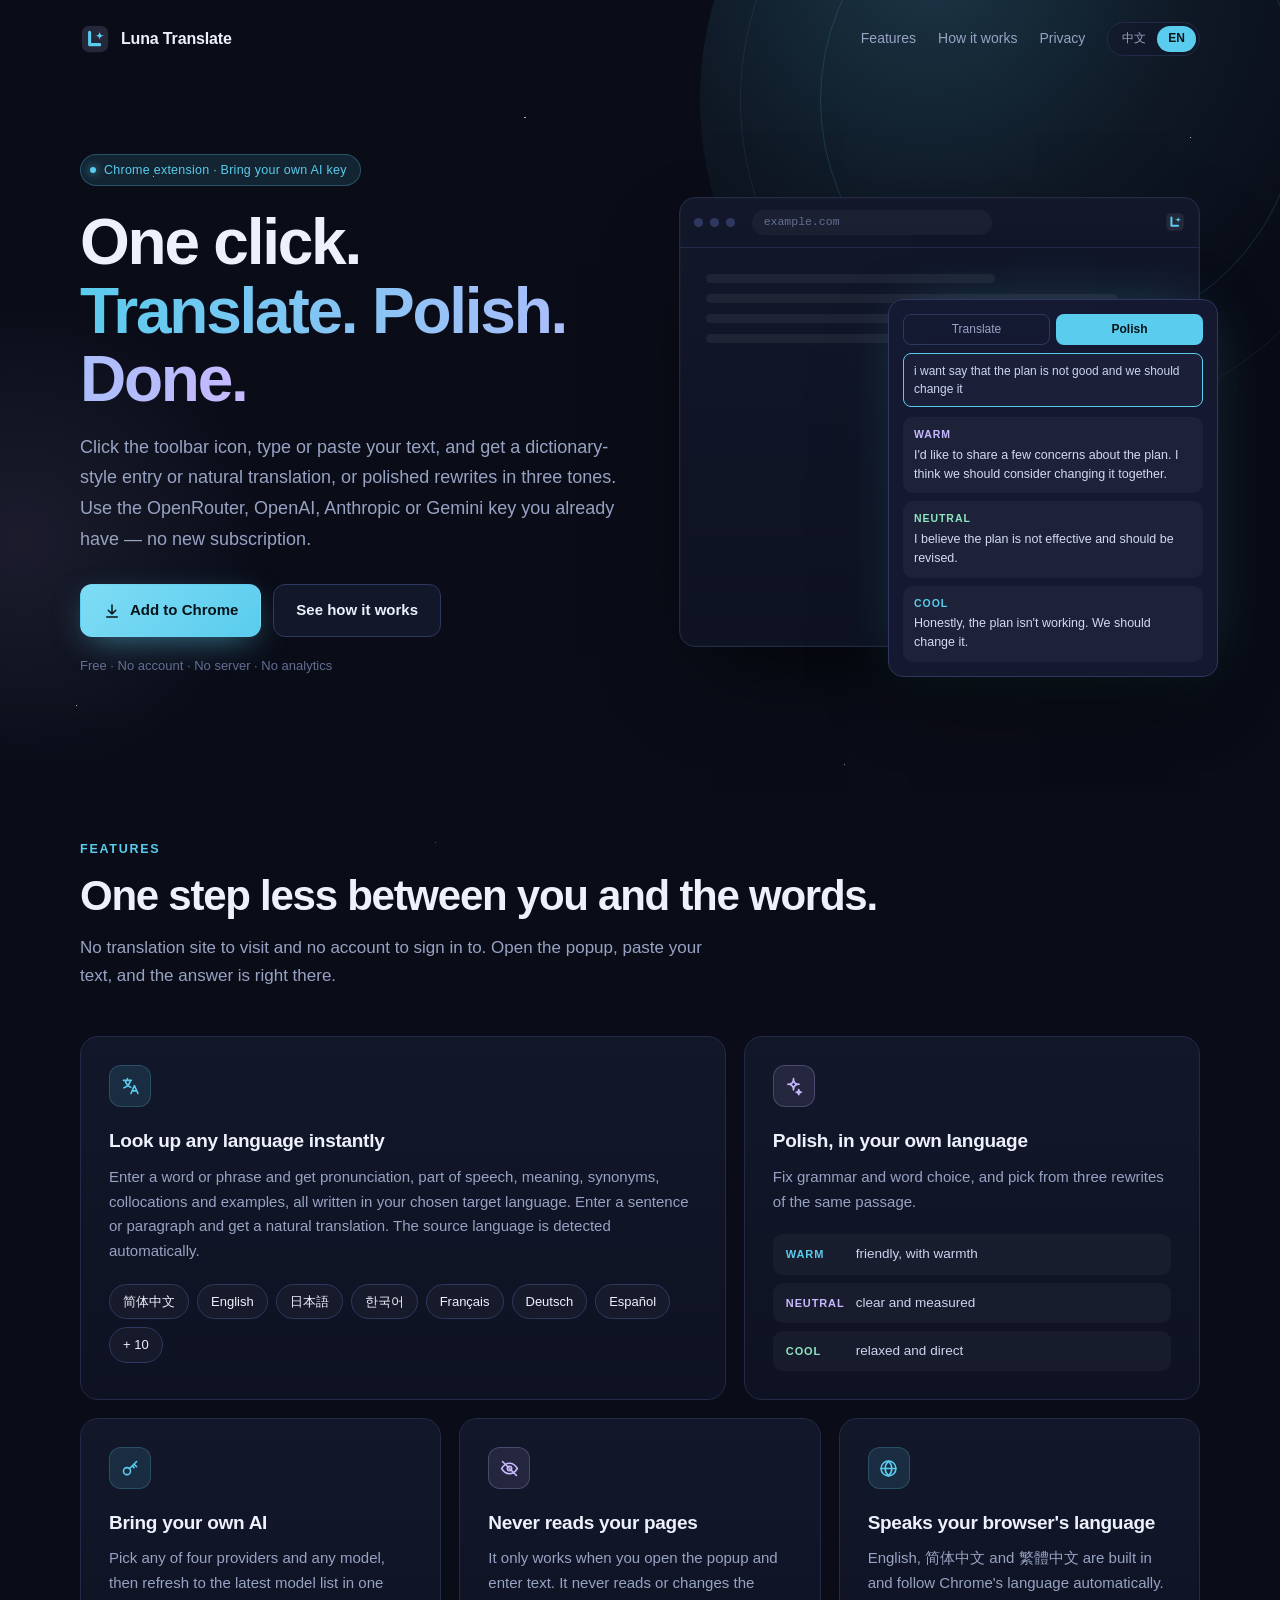
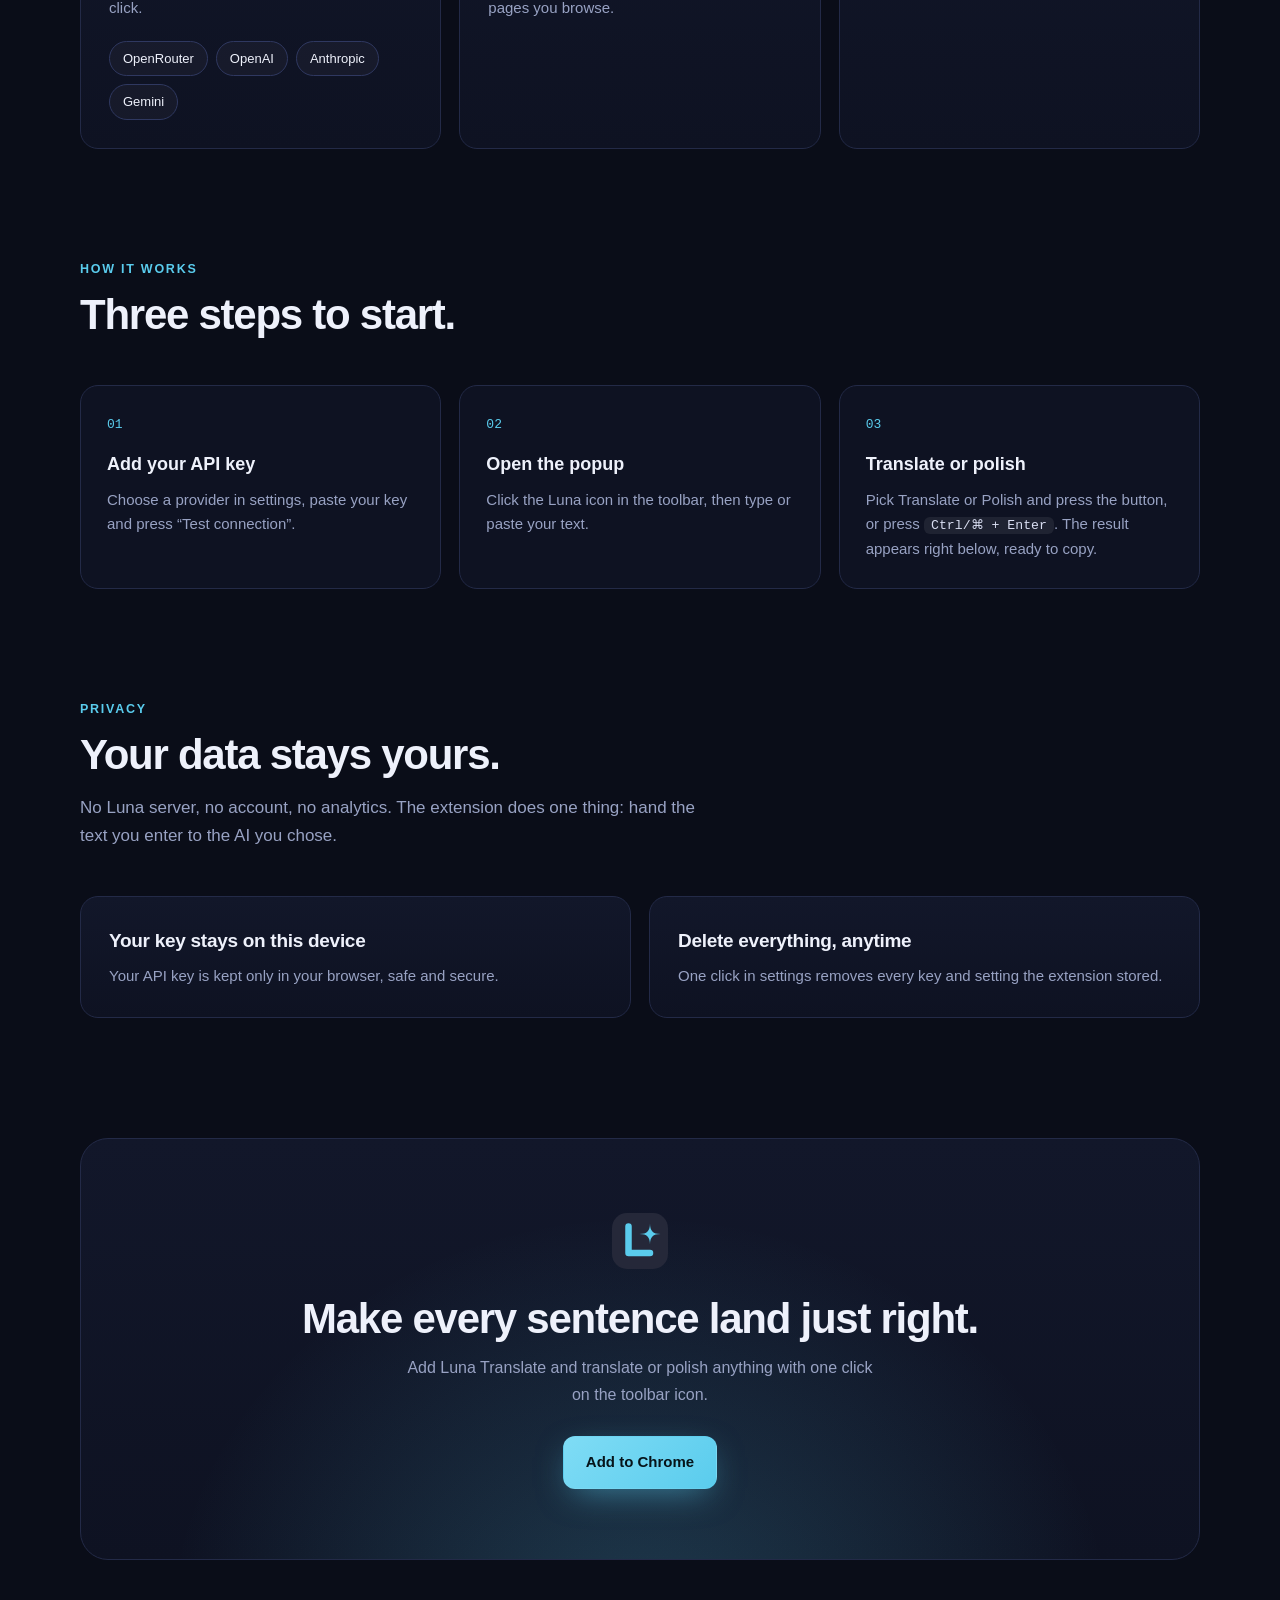
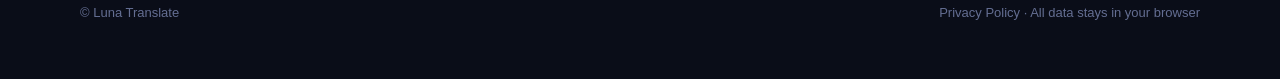
<file: docs/index.html>
<!doctype html>
<html lang="zh-CN" data-lang="zh">
<head>
  <meta charset="UTF-8" />
  <meta name="viewport" content="width=device-width, initial-scale=1" />
  <meta name="color-scheme" content="dark" />
  <meta name="theme-color" content="#0a0d18" />
  <title>Luna Translate — 点一下，翻译润色</title>
  <meta name="description" content="Luna Translate 是一个 Chrome 扩展：点一下工具栏图标即可翻译和润色，使用你自己的 OpenRouter、OpenAI、Anthropic 或 Gemini Key。" />
  <link rel="icon" href="icon.svg" type="image/svg+xml" />
  <style>
    :root {
      --bg: #0a0d18; --bg-2: #0e1222; --panel: #12172a; --panel-2: #181e36; --line: #232a47; --line-2: #2f3860;
      --ink: #eef1fb; --muted: #98a2c3; --faint: #646e92; --accent: #5acced; --accent-soft: rgba(90, 204, 237, .12);
      --lav: #c7b9ff; --radius: 18px;
      --font: "Inter", -apple-system, BlinkMacSystemFont, "SF Pro Text", "Segoe UI", "PingFang SC", "Hiragino Sans GB", "Microsoft YaHei", sans-serif;
      --mono: ui-monospace, "SF Mono", Menlo, Consolas, monospace;
    }
    * { box-sizing: border-box; }
    html { scroll-behavior: smooth; }
    body { margin: 0; color: var(--ink); background: var(--bg); font: 16px/1.65 var(--font); -webkit-font-smoothing: antialiased; overflow-x: hidden; }
    a { color: inherit; text-decoration: none; }
    img, svg { display: block; max-width: 100%; }
    ::selection { color: #06141a; background: var(--accent); }

    /* language switch: every translatable node is a <span lang="zh|en"> pair */
    html[data-lang="zh"] [lang="en"], html[data-lang="en"] [lang="zh"] { display: none !important; }

    .wrap { width: min(1120px, calc(100% - 48px)); margin: 0 auto; }

    /* ---------- background: a quiet moon ---------- */
    .sky { position: absolute; inset: 0 0 auto 0; height: 980px; overflow: hidden; pointer-events: none; z-index: 0;
      -webkit-mask-image: linear-gradient(#000 70%, transparent); mask-image: linear-gradient(#000 70%, transparent); }
    .moon { position: absolute; top: -260px; right: -140px; width: 720px; height: 720px; border-radius: 50%;
      background: radial-gradient(circle at 32% 30%, rgba(90, 204, 237, .22), rgba(90, 204, 237, .06) 38%, transparent 66%); }
    .moon::after { content: ""; position: absolute; inset: 120px; border-radius: 50%; border: 1px solid rgba(90, 204, 237, .16); }
    .moon::before { content: ""; position: absolute; inset: 40px; border-radius: 50%; border: 1px solid rgba(199, 185, 255, .08); }
    .glow-l { position: absolute; top: 260px; left: -260px; width: 560px; height: 560px; border-radius: 50%;
      background: radial-gradient(circle, rgba(199, 185, 255, .09), transparent 65%); }
    .stars { position: absolute; inset: 0; opacity: .7;
      background-image:
        radial-gradient(1px 1px at 12% 18%, #fff 50%, transparent 51%), radial-gradient(1px 1px at 27% 61%, #bfd 50%, transparent 51%),
        radial-gradient(1.5px 1.5px at 41% 12%, #fff 50%, transparent 51%), radial-gradient(1px 1px at 58% 44%, #fff 50%, transparent 51%),
        radial-gradient(1px 1px at 73% 22%, #cdf 50%, transparent 51%), radial-gradient(1.5px 1.5px at 86% 58%, #fff 50%, transparent 51%),
        radial-gradient(1px 1px at 93% 14%, #fff 50%, transparent 51%), radial-gradient(1px 1px at 6% 72%, #fff 50%, transparent 51%),
        radial-gradient(1px 1px at 34% 86%, #cdf 50%, transparent 51%), radial-gradient(1px 1px at 66% 78%, #fff 50%, transparent 51%);
      animation: twinkle 7s ease-in-out infinite alternate; }
    @keyframes twinkle { from { opacity: .35; } to { opacity: .8; } }

    /* ---------- nav ---------- */
    header.nav { position: relative; z-index: 5; display: flex; align-items: center; justify-content: space-between; padding: 22px 0; }
    .brand { display: flex; align-items: center; gap: 11px; font-weight: 650; letter-spacing: -.01em; }
    .brand svg { width: 30px; height: 30px; }
    .nav-right { display: flex; align-items: center; gap: 22px; color: var(--muted); font-size: 14px; }
    .nav-right a:hover { color: var(--ink); }
    .lang { display: inline-flex; padding: 3px; border: 1px solid var(--line); border-radius: 999px; background: rgba(18, 23, 42, .6); }
    .lang button { padding: 3px 11px; color: var(--muted); background: none; border: 0; border-radius: 999px; font: inherit; font-size: 12px; cursor: pointer; }
    html[data-lang="zh"] .lang [data-set="zh"], html[data-lang="en"] .lang [data-set="en"] { color: #06141a; background: var(--accent); font-weight: 650; }
    .lang button:focus-visible, .btn:focus-visible, a:focus-visible { outline: 2px solid var(--accent); outline-offset: 3px; }
    .hide-sm { display: inline; }

    /* ---------- hero ---------- */
    .hero { position: relative; z-index: 2; padding: 76px 0 40px; display: grid; grid-template-columns: 1.02fr .98fr; gap: 56px; align-items: center; }
    .eyebrow { display: inline-flex; align-items: center; gap: 8px; padding: 5px 13px 5px 9px; color: var(--accent); border: 1px solid rgba(90, 204, 237, .28); border-radius: 999px; background: var(--accent-soft); font-size: 12.5px; letter-spacing: .02em; }
    .eyebrow i { width: 6px; height: 6px; border-radius: 50%; background: var(--accent); box-shadow: 0 0 10px var(--accent); }
    h1 { margin: 22px 0 18px; font-size: clamp(38px, 5.4vw, 64px); line-height: 1.07; letter-spacing: -.035em; font-weight: 700; }
    h1 em { font-style: normal; background: linear-gradient(100deg, var(--accent), var(--lav)); -webkit-background-clip: text; background-clip: text; color: transparent; }
    .lead { max-width: 33em; margin: 0 0 30px; color: var(--muted); font-size: 18px; line-height: 1.7; }
    .cta { display: flex; flex-wrap: wrap; gap: 12px; align-items: center; }
    .btn { display: inline-flex; align-items: center; gap: 9px; padding: 13px 22px; border-radius: 12px; border: 1px solid var(--line-2); color: var(--ink); background: var(--panel); font-weight: 600; font-size: 15px; transition: transform .18s ease, border-color .18s ease, background .18s ease; }
    .btn:hover { transform: translateY(-1px); border-color: var(--accent); }
    .btn.primary { color: #06141a; border-color: transparent; background: linear-gradient(135deg, #7fdcf5, var(--accent)); box-shadow: 0 10px 34px -10px rgba(90, 204, 237, .6); }
    .btn.primary:hover { border-color: transparent; box-shadow: 0 14px 40px -10px rgba(90, 204, 237, .8); }
    .note { margin-top: 18px; color: var(--faint); font-size: 13px; }

    /* hero mock: a page with a selection and the result card */
    .stage { position: relative; }
    .browser { border: 1px solid var(--line); border-radius: 16px; background: linear-gradient(180deg, var(--panel), var(--bg-2)); box-shadow: 0 40px 90px -30px rgba(0, 0, 0, .7), 0 0 0 1px rgba(255,255,255,.02) inset; overflow: hidden; }
    .browser-bar { display: flex; align-items: center; gap: 7px; padding: 12px 14px; border-bottom: 1px solid var(--line); }
    .browser-bar i { width: 9px; height: 9px; border-radius: 50%; background: var(--line-2); }
    .browser-bar span { margin-left: 10px; flex: 1; max-width: 240px; padding: 3px 12px; color: var(--faint); border-radius: 999px; background: rgba(255,255,255,.04); font-size: 11.5px; font-family: var(--mono); }
    .page { padding: 26px 26px 292px; color: #aab3d2; font-size: 14.5px; line-height: 1.8; }
    .page .line { height: 9px; margin-bottom: 11px; border-radius: 6px; background: rgba(255,255,255,.06); }
    .page p { margin: 0 0 14px; }
    .page mark { padding: 2px 3px; color: var(--ink); background: rgba(90, 204, 237, .28); border-radius: 4px; box-shadow: 0 0 0 1px rgba(90, 204, 237, .45); }
    .result { position: absolute; right: -18px; bottom: -30px; width: min(330px, 86%); padding: 14px 14px 6px; border: 1px solid var(--line-2); border-radius: 15px; background: rgba(21, 27, 50, .96); backdrop-filter: blur(10px); box-shadow: 0 30px 70px -20px rgba(0,0,0,.8), 0 0 60px -24px rgba(90, 204, 237, .5); }
    .result header { display: flex; align-items: center; gap: 8px; margin-bottom: 10px; font-size: 12px; color: var(--muted); }
    .result header svg { width: 16px; height: 16px; }
    .tb-icon { margin-left: auto; width: 20px; height: 20px; }
    .mini-tabs { display: flex; gap: 6px; margin-bottom: 8px; }
    .mini-tabs > span { flex: 1; padding: 5px 0; text-align: center; color: var(--muted); border: 1px solid var(--line-2); border-radius: 8px; font-size: 12px; }
    .mini-tabs > span.on { color: #06141a; background: var(--accent); border-color: transparent; font-weight: 600; }
    .mini-input { margin-bottom: 10px; padding: 8px 10px; color: #cdd4ee; border: 1px solid var(--accent); border-radius: 8px; background: rgba(255,255,255,.03); font-size: 12px; line-height: 1.5; }
    .tone { margin-bottom: 8px; padding: 9px 11px; border-radius: 10px; background: rgba(255,255,255,.04); }
    .tone b { display: block; margin-bottom: 2px; color: var(--accent); font-size: 10.5px; letter-spacing: .09em; text-transform: uppercase; }
    .tone span { display: block; color: #d4daf0; font-size: 12.5px; line-height: 1.55; }
    .tone:nth-child(3) b { color: var(--lav); }
    .tone:nth-child(4) b { color: #8ee6c0; }

    /* ---------- sections ---------- */
    section { position: relative; z-index: 2; }
    .sec { padding: 110px 0 0; }
    .kicker { color: var(--accent); font-size: 12.5px; letter-spacing: .14em; text-transform: uppercase; font-weight: 600; }
    h2 { margin: 12px 0 14px; font-size: clamp(28px, 3.6vw, 42px); line-height: 1.15; letter-spacing: -.03em; font-weight: 700; }
    .sub { max-width: 38em; margin: 0; color: var(--muted); font-size: 17px; }

    .grid { display: grid; grid-template-columns: repeat(12, 1fr); gap: 18px; margin-top: 46px; }
    .card { position: relative; padding: 28px; border: 1px solid var(--line); border-radius: var(--radius); background: linear-gradient(180deg, var(--panel), var(--bg-2)); overflow: hidden; transition: border-color .25s ease, transform .25s ease; }
    .card:hover { border-color: var(--line-2); transform: translateY(-2px); }
    .card h3 { margin: 18px 0 8px; font-size: 19px; letter-spacing: -.015em; }
    .card p { margin: 0; color: var(--muted); font-size: 15px; }
    .span-7 { grid-column: span 7; } .span-5 { grid-column: span 5; } .span-4 { grid-column: span 4; } .span-6 { grid-column: span 6; }
    .ico { width: 42px; height: 42px; display: grid; place-items: center; border-radius: 12px; color: var(--accent); background: var(--accent-soft); border: 1px solid rgba(90, 204, 237, .22); }
    .ico svg { width: 21px; height: 21px; }
    .ico.lav { color: var(--lav); background: rgba(199, 185, 255, .1); border-color: rgba(199, 185, 255, .24); }

    .chips { display: flex; flex-wrap: wrap; gap: 8px; margin-top: 20px; }
    .chip { padding: 6px 13px; color: var(--ink); border: 1px solid var(--line-2); border-radius: 999px; background: rgba(255,255,255,.03); font-size: 13px; }
    .tones { display: grid; gap: 8px; margin-top: 20px; }
    .tones div { display: flex; gap: 10px; align-items: baseline; padding: 9px 13px; border-radius: 10px; background: rgba(255,255,255,.04); font-size: 13.5px; color: #cdd4ee; }
    .tones b { flex: none; min-width: 60px; color: var(--accent); font-size: 11px; letter-spacing: .08em; text-transform: uppercase; }
    .tones div:nth-child(2) b { color: var(--lav); } .tones div:nth-child(3) b { color: #8ee6c0; }
    .lock { display: flex; align-items: center; gap: 10px; margin-top: 20px; padding: 11px 14px; color: #bfc8e6; border: 1px dashed var(--line-2); border-radius: 12px; font-family: var(--mono); font-size: 12.5px; }
    .lock i { width: 7px; height: 7px; border-radius: 50%; background: #8ee6c0; box-shadow: 0 0 10px #8ee6c0; flex: none; }

    /* steps */
    .steps { display: grid; grid-template-columns: repeat(3, 1fr); gap: 18px; margin-top: 46px; counter-reset: s; }
    .step { position: relative; padding: 28px 26px 26px; border: 1px solid var(--line); border-radius: var(--radius); background: var(--bg-2); }
    .step::before { counter-increment: s; content: "0" counter(s); display: block; margin-bottom: 14px; font-family: var(--mono); font-size: 13px; color: var(--accent); }
    .step h3 { margin: 0 0 8px; font-size: 18px; }
    .step p { margin: 0; color: var(--muted); font-size: 15px; }
    .step code { padding: 1px 7px; border-radius: 6px; background: rgba(255,255,255,.07); font-family: var(--mono); font-size: .88em; color: #d9def2; }

    /* privacy */
    .pgrid .card h3 { margin-top: 0; }
    .pgrid { display: grid; grid-template-columns: repeat(2, 1fr); gap: 18px; margin-top: 46px; }

    /* closing */
    .closing { margin: 120px 0 0; padding: 70px 24px; text-align: center; border: 1px solid var(--line); border-radius: 28px; overflow: hidden; position: relative;
      background: radial-gradient(ellipse at 50% 120%, rgba(90, 204, 237, .22), transparent 60%), linear-gradient(180deg, var(--panel), var(--bg-2)); }
    .closing svg { width: 64px; height: 64px; margin: 0 auto 22px; }
    .closing h2 { margin: 0 0 12px; }
    .closing p { margin: 0 auto 28px; max-width: 30em; color: var(--muted); }
    .closing .cta { justify-content: center; }
    footer { position: relative; z-index: 2; display: flex; flex-wrap: wrap; gap: 12px; justify-content: space-between; padding: 42px 0 56px; color: var(--faint); font-size: 13px; }

    /* reveal on scroll */
    .reveal { opacity: 0; transform: translateY(16px); transition: opacity .7s ease, transform .7s ease; }
    .reveal.in { opacity: 1; transform: none; }
    @media (prefers-reduced-motion: reduce) { .reveal { opacity: 1; transform: none; transition: none; } .stars { animation: none; } html { scroll-behavior: auto; } }

    @media (max-width: 960px) {
      .hero { grid-template-columns: 1fr; gap: 64px; padding-top: 48px; }
      .result { right: 8px; }
      .span-7, .span-5, .span-4, .span-6 { grid-column: span 12; }
      .steps, .pgrid { grid-template-columns: 1fr; }
      .hide-sm { display: none; }
    }
    @media (max-width: 560px) {
      .wrap { width: calc(100% - 32px); }
      .sec { padding-top: 84px; }
      .lead { font-size: 16.5px; }
      .page { padding-bottom: 290px; }
      .result { right: 0; width: 92%; }
      .card { padding: 22px; }
    }
  </style>
</head>
<body>
  <div class="sky" aria-hidden="true"><div class="stars"></div><div class="moon"></div><div class="glow-l"></div></div>

  <div class="wrap">
    <header class="nav">
      <a class="brand" href="#top" aria-label="Luna Translate">
        <svg viewBox="0 0 128 128" aria-hidden="true"><rect x="8" y="8" width="112" height="112" rx="30" fill="#252839"/><path d="M41 35v53h43" fill="none" stroke="#5ACCED" stroke-width="13" stroke-linecap="round" stroke-linejoin="round"/><path d="M84 29c0 15-6 21-21 21 15 0 21 6 21 21 0-15 6-21 21-21-15 0-21-6-21-21Z" fill="#5ACCED"/></svg>
        Luna Translate
      </a>
      <div class="nav-right">
        <a class="hide-sm" href="#features"><span lang="zh">功能</span><span lang="en">Features</span></a>
        <a class="hide-sm" href="#how"><span lang="zh">使用方法</span><span lang="en">How it works</span></a>
        <a class="hide-sm" href="#privacy"><span lang="zh">隐私</span><span lang="en">Privacy</span></a>
        <div class="lang" role="group" aria-label="Language"><button type="button" data-set="zh">中文</button><button type="button" data-set="en">EN</button></div>
      </div>
    </header>

    <main id="top">
      <!-- hero -->
      <section class="hero">
        <div>
          <span class="eyebrow"><i></i><span lang="zh">Chrome 扩展 · 自带 AI Key</span><span lang="en">Chrome extension · Bring your own AI key</span></span>
          <h1><span lang="zh">点一下，<br /><em>翻译，<br />润色。</em></span><span lang="en">One click.<br /><em>Translate. Polish. Done.</em></span></h1>
          <p class="lead">
            <span lang="zh">点一下工具栏图标，输入或粘贴文字，立刻得到词典式的释义和自然的译文，或三种语气的润色版本。用你已有的 OpenRouter、OpenAI、Anthropic 或 Gemini Key，不需要新的订阅。</span>
            <span lang="en">Click the toolbar icon, type or paste your text, and get a dictionary-style entry or natural translation, or polished rewrites in three tones. Use the OpenRouter, OpenAI, Anthropic or Gemini key you already have — no new subscription.</span>
          </p>
          <div class="cta">
            <a class="btn primary store-link" href="#">
              <svg width="18" height="18" viewBox="0 0 24 24" fill="none" stroke="currentColor" stroke-width="2" stroke-linecap="round" stroke-linejoin="round" aria-hidden="true"><path d="M12 4v11M7 11l5 5 5-5M5 20h14"/></svg>
              <span lang="zh">添加到 Chrome</span><span lang="en">Add to Chrome</span>
            </a>
            <a class="btn" href="#how"><span lang="zh">看看怎么用</span><span lang="en">See how it works</span></a>
          </div>
          <p class="note"><span lang="zh">免费 · 无账号 · 无服务器 · 无统计</span><span lang="en">Free · No account · No server · No analytics</span></p>
        </div>

        <div class="stage" aria-hidden="true">
          <div class="browser">
            <div class="browser-bar"><i></i><i></i><i></i><span>example.com</span>
              <svg class="tb-icon" viewBox="0 0 128 128"><rect x="8" y="8" width="112" height="112" rx="30" fill="#252839"/><path d="M41 35v53h43" fill="none" stroke="#5ACCED" stroke-width="13" stroke-linecap="round" stroke-linejoin="round"/><path d="M84 29c0 15-6 21-21 21 15 0 21 6 21 21 0-15 6-21 21-21-15 0-21-6-21-21Z" fill="#5ACCED"/></svg>
            </div>
            <div class="page">
              <div class="line" style="width:62%"></div><div class="line" style="width:88%"></div><div class="line" style="width:74%"></div><div class="line" style="width:46%"></div>
            </div>
          </div>
          <div class="result">
            <div class="mini-tabs"><span><span lang="zh">翻译</span><span lang="en">Translate</span></span><span class="on"><span lang="zh">润色</span><span lang="en">Polish</span></span></div>
            <div class="mini-input">i want say that the plan is not good and we should change it</div>
            <div class="tone"><b>Warm</b><span>I'd like to share a few concerns about the plan. I think we should consider changing it together.</span></div>
            <div class="tone"><b>Neutral</b><span>I believe the plan is not effective and should be revised.</span></div>
            <div class="tone"><b>Cool</b><span>Honestly, the plan isn't working. We should change it.</span></div>
          </div>
        </div>
            </section>

      <!-- features -->
      <section class="sec" id="features">
        <div class="reveal">
          <div class="kicker"><span lang="zh">功能</span><span lang="en">Features</span></div>
          <h2><span lang="zh">少一步，多一点从容。</span><span lang="en">One step less between you and the words.</span></h2>
          <p class="sub"><span lang="zh">不用打开翻译网站，不用登录账号。点开弹窗，粘贴文字，结果就在眼前。</span><span lang="en">No translation site to visit and no account to sign in to. Open the popup, paste your text, and the answer is right there.</span></p>
        </div>
        <div class="grid">
          <article class="card span-7 reveal">
            <div class="ico"><svg viewBox="0 0 24 24" fill="none" stroke="currentColor" stroke-width="1.8" stroke-linecap="round" stroke-linejoin="round"><path d="M4 5h9M8.5 3v2M6 5c.5 3.5 3 6.5 6.5 8M12 5c-.6 3.6-3.4 6.9-7.5 8.5"/><path d="M12.5 20l4-9 4 9M14 17h5"/></svg></div>
            <h3><span lang="zh">任何语言，一查就懂</span><span lang="en">Look up any language instantly</span></h3>
            <p><span lang="zh">输入单词或短语，得到音标、词性、释义、近反义词、搭配和例句，全部用你设定的目标语言写成；输入整句整段，就得到一份自然的译文。自动识别原文语言。</span><span lang="en">Enter a word or phrase and get pronunciation, part of speech, meaning, synonyms, collocations and examples, all written in your chosen target language. Enter a sentence or paragraph and get a natural translation. The source language is detected automatically.</span></p>
            <div class="chips"><span class="chip">简体中文</span><span class="chip">English</span><span class="chip">日本語</span><span class="chip">한국어</span><span class="chip">Français</span><span class="chip">Deutsch</span><span class="chip">Español</span><span class="chip">+ 10</span></div>
          </article>
          <article class="card span-5 reveal">
            <div class="ico lav"><svg viewBox="0 0 24 24" fill="none" stroke="currentColor" stroke-width="1.8" stroke-linecap="round" stroke-linejoin="round"><path d="M12 3c0 4.5-2 6.5-6.5 6.5C10 9.5 12 11.5 12 16c0-4.5 2-6.5 6.5-6.5C14 9.5 12 7.5 12 3Z"/><path d="M18 15.5c0 2-1 3-3 3 2 0 3 1 3 3 0-2 1-3 3-3-2 0-3-1-3-3Z"/></svg></div>
            <h3><span lang="zh">润色，保持你的语言</span><span lang="en">Polish, in your own language</span></h3>
            <p><span lang="zh">修正语法和措辞，让表达更自然，同一段话给出三个版本供你挑选。</span><span lang="en">Fix grammar and word choice, and pick from three rewrites of the same passage.</span></p>
            <div class="tones"><div><b>Warm</b><span><span lang="zh">亲切，带一点温度</span><span lang="en">friendly, with warmth</span></span></div><div><b>Neutral</b><span><span lang="zh">理性，清晰克制</span><span lang="en">clear and measured</span></span></div><div><b>Cool</b><span><span lang="zh">随性，干脆利落</span><span lang="en">relaxed and direct</span></span></div></div>
          </article>
          <article class="card span-4 reveal">
            <div class="ico"><svg viewBox="0 0 24 24" fill="none" stroke="currentColor" stroke-width="1.8" stroke-linecap="round" stroke-linejoin="round"><circle cx="8" cy="15" r="4"/><path d="M11 12l8-8M16 7l3 3M14 9l2 2"/></svg></div>
            <h3><span lang="zh">用你自己的 AI</span><span lang="en">Bring your own AI</span></h3>
            <p><span lang="zh">四家服务商任选，模型自己挑，还能一键刷新到最新的模型列表。</span><span lang="en">Pick any of four providers and any model, then refresh to the latest model list in one click.</span></p>
            <div class="chips"><span class="chip">OpenRouter</span><span class="chip">OpenAI</span><span class="chip">Anthropic</span><span class="chip">Gemini</span></div>
          </article>
          <article class="card span-4 reveal">
            <div class="ico lav"><svg viewBox="0 0 24 24" fill="none" stroke="currentColor" stroke-width="1.8" stroke-linecap="round" stroke-linejoin="round"><path d="M3 12s3.5-6 9-6 9 6 9 6-3.5 6-9 6-9-6-9-6Z"/><circle cx="12" cy="12" r="2.5"/><path d="M4 4l16 16"/></svg></div>
            <h3><span lang="zh">不读取你的网页</span><span lang="en">Never reads your pages</span></h3>
            <p><span lang="zh">只在你点开弹窗、主动输入文字时才工作，不会读取或修改你浏览的任何网页。</span><span lang="en">It only works when you open the popup and enter text. It never reads or changes the pages you browse.</span></p>
          </article>
          <article class="card span-4 reveal">
            <div class="ico"><svg viewBox="0 0 24 24" fill="none" stroke="currentColor" stroke-width="1.8" stroke-linecap="round" stroke-linejoin="round"><circle cx="12" cy="12" r="8.5"/><path d="M3.5 12h17M12 3.5c2.6 2.4 3.8 5.2 3.8 8.5s-1.2 6.1-3.8 8.5c-2.6-2.4-3.8-5.2-3.8-8.5S9.4 5.9 12 3.5Z"/></svg></div>
            <h3><span lang="zh">界面跟随浏览器</span><span lang="en">Speaks your browser's language</span></h3>
            <p><span lang="zh">内置 English、简体中文、繁體中文界面，自动匹配 Chrome 的语言。</span><span lang="en">English, 简体中文 and 繁體中文 are built in and follow Chrome's language automatically.</span></p>
          </article>
        </div>
      </section>

      <!-- how -->
      <section class="sec" id="how">
        <div class="reveal">
          <div class="kicker"><span lang="zh">使用方法</span><span lang="en">How it works</span></div>
          <h2><span lang="zh">三步，开始使用。</span><span lang="en">Three steps to start.</span></h2>
        </div>
        <div class="steps">
          <div class="step reveal"><h3><span lang="zh">填入 API Key</span><span lang="en">Add your API key</span></h3><p><span lang="zh">在设置页选择服务商，粘贴 Key，点“测试连接”确认可用。</span><span lang="en">Choose a provider in settings, paste your key and press “Test connection”.</span></p></div>
          <div class="step reveal"><h3><span lang="zh">打开弹窗</span><span lang="en">Open the popup</span></h3><p><span lang="zh">点击工具栏里的 Luna 图标，输入或粘贴想处理的文字。</span><span lang="en">Click the Luna icon in the toolbar, then type or paste your text.</span></p></div>
          <div class="step reveal"><h3><span lang="zh">翻译或润色</span><span lang="en">Translate or polish</span></h3><p><span lang="zh">选择“翻译”或“润色”并点击按钮，也可以按 <code>Ctrl/⌘ + Enter</code>。结果马上出现在下方，可以一键复制。</span><span lang="en">Pick Translate or Polish and press the button, or press <code>Ctrl/⌘ + Enter</code>. The result appears right below, ready to copy.</span></p></div>
        </div>
      </section>

      <!-- privacy -->
      <section class="sec" id="privacy">
        <div class="reveal">
          <div class="kicker"><span lang="zh">隐私</span><span lang="en">Privacy</span></div>
          <h2><span lang="zh">你的数据，只属于你。</span><span lang="en">Your data stays yours.</span></h2>
          <p class="sub"><span lang="zh">没有 Luna 服务器，没有账号，没有统计。扩展只做一件事：把你输入的文字交给你自己选的 AI。</span><span lang="en">No Luna server, no account, no analytics. The extension does one thing: hand the text you enter to the AI you chose.</span></p>
        </div>
        <div class="pgrid">
          <article class="card reveal"><h3><span lang="zh">Key 留在本机</span><span lang="en">Your key stays on this device</span></h3><p><span lang="zh">API Key 只保存在你的浏览器里，安全可靠。</span><span lang="en">Your API key is kept only in your browser, safe and secure.</span></p></article>
          <article class="card reveal"><h3><span lang="zh">随时一键清除</span><span lang="en">Delete everything, anytime</span></h3><p><span lang="zh">在设置页点一下，就能删除扩展保存的所有 Key 和设置。</span><span lang="en">One click in settings removes every key and setting the extension stored.</span></p></article>
        </div>
      </section>

      <section class="closing reveal">
        <svg viewBox="0 0 128 128" aria-hidden="true"><rect x="8" y="8" width="112" height="112" rx="30" fill="#252839"/><path d="M41 35v53h43" fill="none" stroke="#5ACCED" stroke-width="13" stroke-linecap="round" stroke-linejoin="round"/><path d="M84 29c0 15-6 21-21 21 15 0 21 6 21 21 0-15 6-21 21-21-15 0-21-6-21-21Z" fill="#5ACCED"/></svg>
        <h2><span lang="zh">让每一句话，都刚刚好。</span><span lang="en">Make every sentence land just right.</span></h2>
        <p><span lang="zh">装上 Luna Translate，翻译和润色，只需点一下工具栏图标。</span><span lang="en">Add Luna Translate and translate or polish anything with one click on the toolbar icon.</span></p>
        <div class="cta"><a class="btn primary store-link" href="#"><span lang="zh">添加到 Chrome</span><span lang="en">Add to Chrome</span></a></div>
      </section>
    </main>

    <footer>
      <span>© Luna Translate</span>
      <span><a href="privacy.html"><span lang="zh">隐私政策</span><span lang="en">Privacy Policy</span></a> · <span lang="zh">所有数据只保存在你的浏览器中</span><span lang="en">All data stays in your browser</span></span>
    </footer>
  </div>

  <script>
    // Chrome Web Store listing.
    var STORE_URL = 'https://chromewebstore.google.com/detail/luna-translate/cbjohjkeoiijadjonjeeihjdcideebaj';

    (function () {
      var root = document.documentElement;
      document.querySelectorAll('.store-link').forEach(function (a) {
        if (STORE_URL) { a.href = STORE_URL; a.rel = 'noopener'; }
        else a.addEventListener('click', function (e) { e.preventDefault(); });
      });
      var saved = null;
      try { saved = localStorage.getItem('luna-lang'); } catch (e) {}
      var lang = saved || (/^zh/i.test(navigator.language || '') ? 'zh' : 'en');
      function apply(next) {
        root.setAttribute('data-lang', next);
        root.lang = next === 'zh' ? 'zh-CN' : 'en';
        document.title = next === 'zh' ? 'Luna Translate — 点一下，翻译润色' : 'Luna Translate — One click to translate and polish';
        try { localStorage.setItem('luna-lang', next); } catch (e) {}
      }
      apply(lang);
      document.querySelectorAll('.lang button').forEach(function (b) {
        b.addEventListener('click', function () { apply(b.dataset.set); });
      });
      var items = document.querySelectorAll('.reveal');
      if (!('IntersectionObserver' in window)) { items.forEach(function (n) { n.classList.add('in'); }); return; }
      var io = new IntersectionObserver(function (entries) {
        entries.forEach(function (e) { if (e.isIntersecting) { e.target.classList.add('in'); io.unobserve(e.target); } });
      }, { threshold: 0.12 });
      items.forEach(function (n) { io.observe(n); });
    })();
  </script>
</body>
</html>
</file>
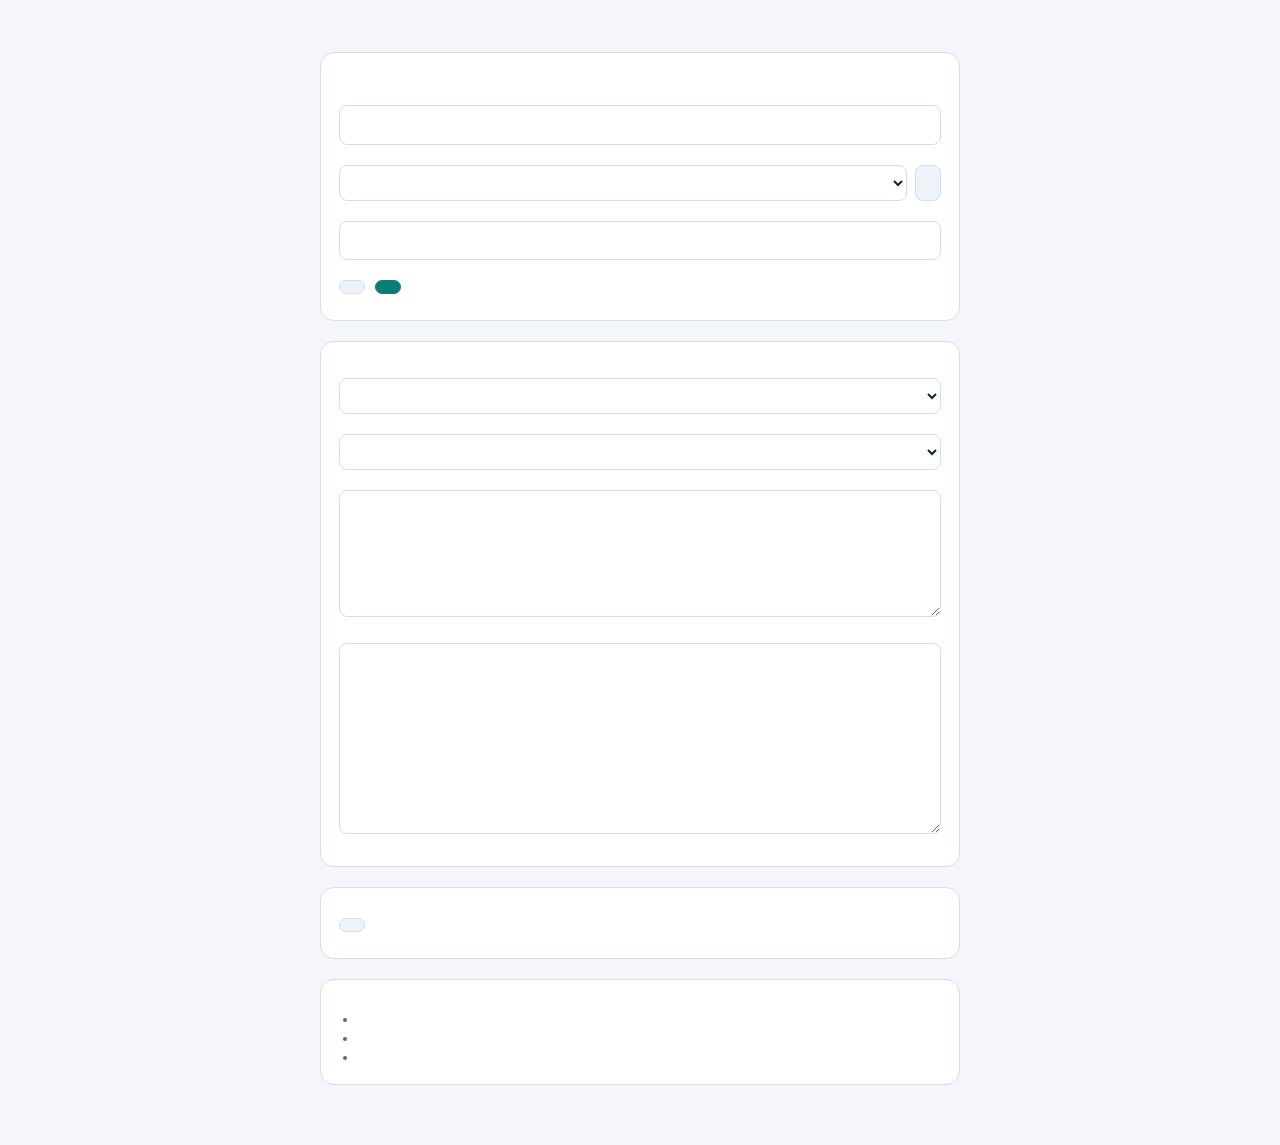
<file: options.html>
<!doctype html>
<html>
<head>
  <meta charset="UTF-8" />
  <meta name="viewport" content="width=device-width, initial-scale=1.0" />
  <title>Luna Translate</title>
  <link rel="stylesheet" href="ui.css" />
</head>
<body class="options">
  <main>
    <h1 data-i18n="optPageTitle"></h1>
    <p class="muted" data-i18n="optIntro"></p>

    <section class="card">
      <h2 data-i18n="optProvider"></h2>
      <div class="providers" id="providers" role="radiogroup" data-i18n-label="optProvider"></div>

      <label class="field">
        <span><span data-i18n="optApiKey"></span> <a id="keyLink" href="#" target="_blank" rel="noopener noreferrer" data-i18n="optGetKey"></a></span>
        <input id="apiKey" type="password" autocomplete="off" spellcheck="false" />
      </label>
      <div class="field">
        <span data-i18n="optModel"></span>
        <div class="model-row">
          <select id="modelSelect" data-i18n-label="optModel"></select>
          <button type="button" id="refreshModels" data-i18n="optRefreshModels"></button>
        </div>
        <input id="model" class="hidden" autocomplete="off" spellcheck="false" data-i18n-placeholder="optModelCustomPlaceholder" />
      </div>
      <label class="field">
        <span data-i18n="optBaseUrl"></span>
        <input id="baseUrl" type="url" autocomplete="off" spellcheck="false" data-i18n-placeholder="optBaseUrlPlaceholder" />
        <small class="muted" data-i18n="optBaseUrlHelp"></small>
      </label>
      <div class="row">
        <button type="button" id="test" data-i18n="optTest"></button>
        <button type="button" class="primary" id="save" data-i18n="optSave"></button>
        <span id="status" class="muted" role="status" aria-live="polite"></span>
      </div>
    </section>

    <section class="card">
      <h2 data-i18n="optSectionLang"></h2>
      <label class="field">
        <span data-i18n="optTarget"></span>
        <select id="targetLanguage"></select>
      </label>
      <label class="field">
        <span data-i18n="optPolishLang"></span>
        <select id="polishLanguage"></select>
      </label>
      <label class="field">
        <span data-i18n="optTranslatePrompt"></span>
        <textarea id="translatePrompt" rows="5"></textarea>
        <small class="muted" data-i18n="optPromptTokens"></small>
      </label>
      <label class="field">
        <span data-i18n="optPolishPrompt"></span>
        <textarea id="polishPrompt" rows="8"></textarea>
      </label>
    </section>

    <section class="card">
      <h2 data-i18n="optPrivacy"></h2>
      <p class="muted" data-i18n="optPrivacyText"></p>
      <div class="row"><button type="button" id="clearData" data-i18n="optClear"></button></div>
    </section>

    <section class="card">
      <h2 data-i18n="optUsage"></h2>
      <ul class="muted">
        <li data-i18n="optUsage1"></li>
        <li data-i18n="optUsage2"></li>
        <li data-i18n="optUsage3"></li>
      </ul>
    </section>
  </main>
  <script type="module" src="options.js"></script>
</body>
</html>
</file>
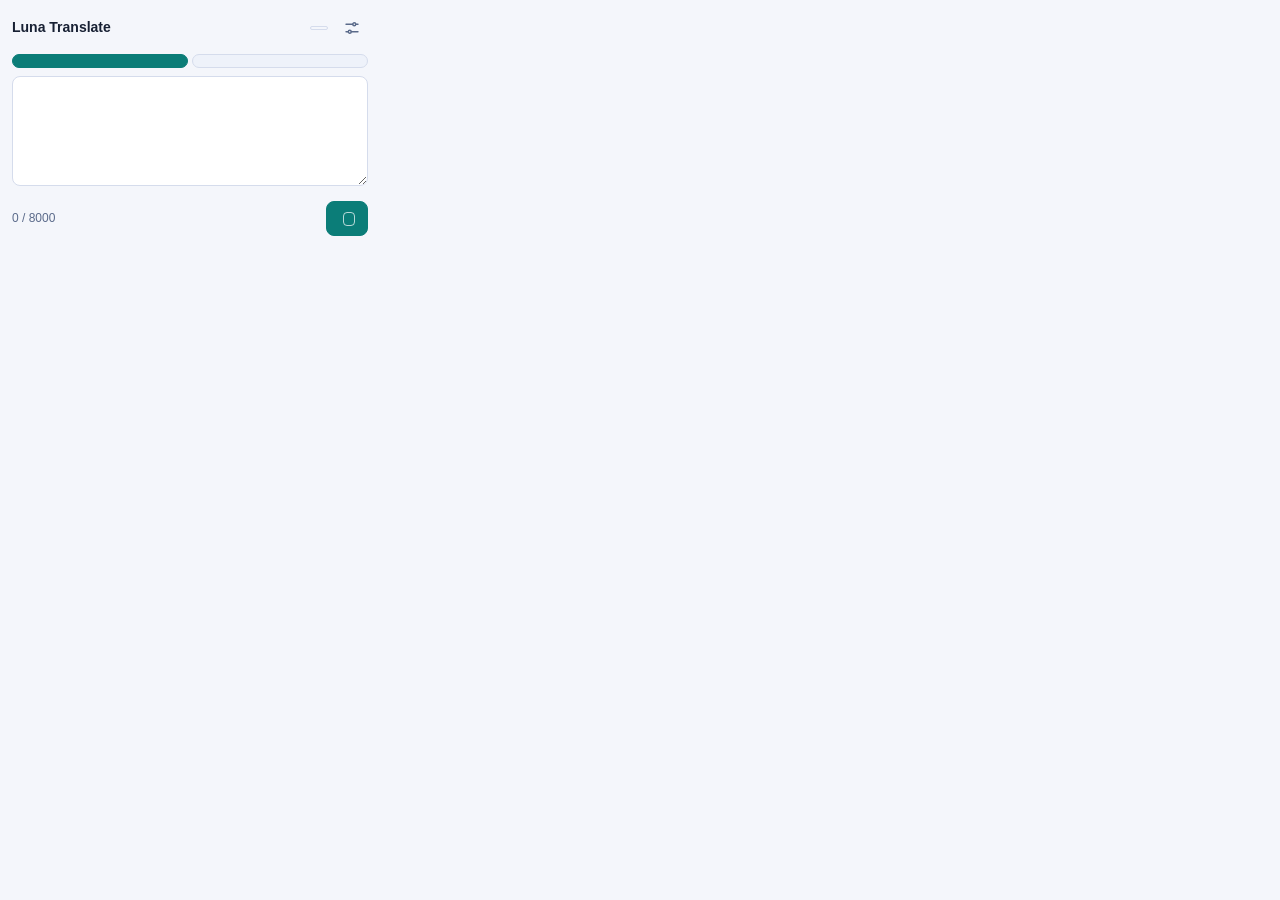
<file: popup.html>
<!doctype html>
<html>
<head>
  <meta charset="UTF-8" />
  <meta name="viewport" content="width=device-width, initial-scale=1.0" />
  <title>Luna Translate</title>
  <link rel="stylesheet" href="ui.css" />
</head>
<body class="popup">
  <header class="bar">
    <strong>Luna Translate</strong>
    <span class="provider-pill" id="providerPill"></span>
    <button type="button" class="icon-btn" id="openOptions" data-i18n-label="popupSettings">
      <svg viewBox="0 0 24 24" width="18" height="18" fill="none" stroke="currentColor" stroke-width="1.8" stroke-linecap="round" aria-hidden="true">
        <path d="M4 7h9M17 7h3M4 17h3M11 17h9" /><circle cx="15" cy="7" r="2" /><circle cx="9" cy="17" r="2" />
      </svg>
    </button>
  </header>

  <div class="tabs" role="tablist">
    <button type="button" role="tab" class="tab is-active" data-mode="translate" aria-selected="true" data-i18n="modeTranslate"></button>
    <button type="button" role="tab" class="tab" data-mode="polish" aria-selected="false" data-i18n="modePolish"></button>
  </div>

  <textarea id="input" maxlength="8000" data-i18n-placeholder="popupPlaceholder" data-i18n-label="popupInputLabel"></textarea>
  <div class="row">
    <span class="muted" id="counter">0 / 8000</span>
    <button type="button" class="primary" id="run"><span id="runLabel"></span> <kbd class="kbd" id="runKey" aria-hidden="true"></kbd></button>
  </div>

  <div id="notice" class="notice hidden" role="alert"></div>
  <div id="output" class="output" aria-live="polite"></div>

  <script src="lib/render.js"></script>
  <script type="module" src="popup.js"></script>
</body>
</html>
</file>
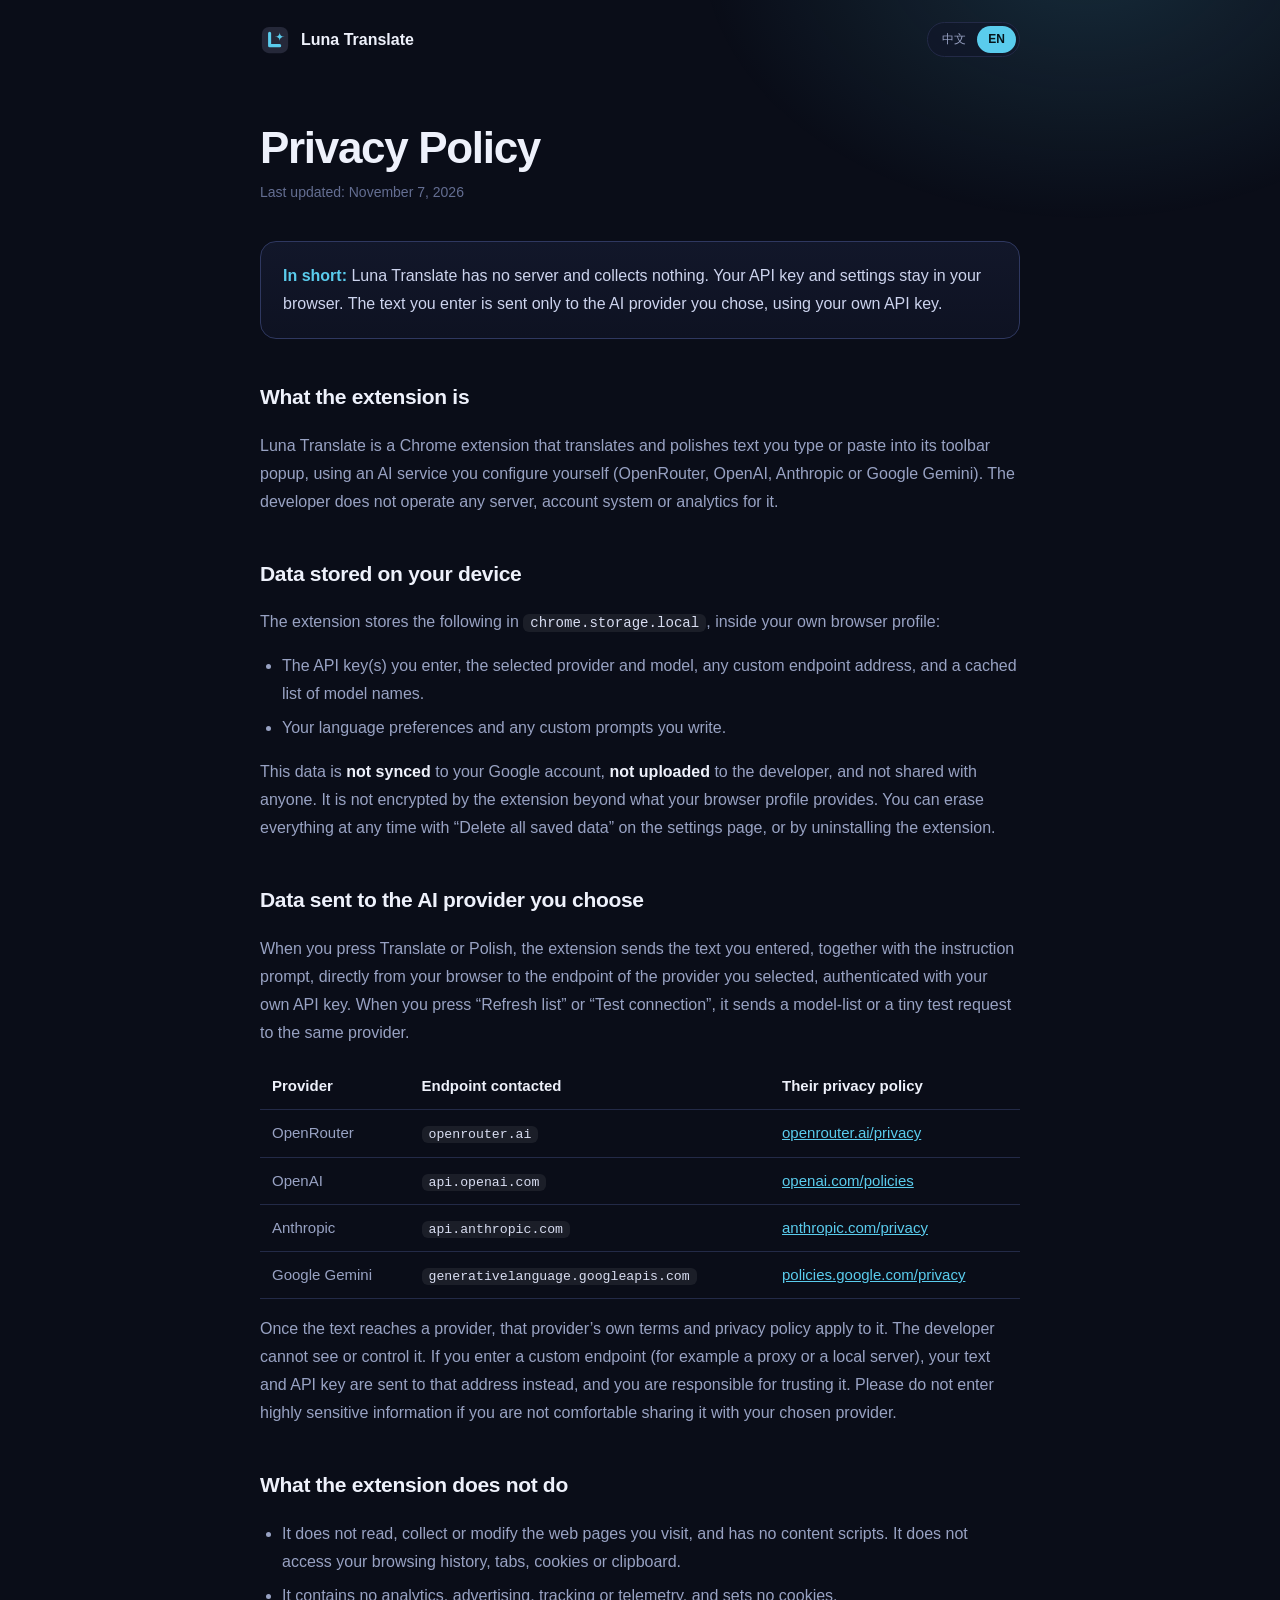
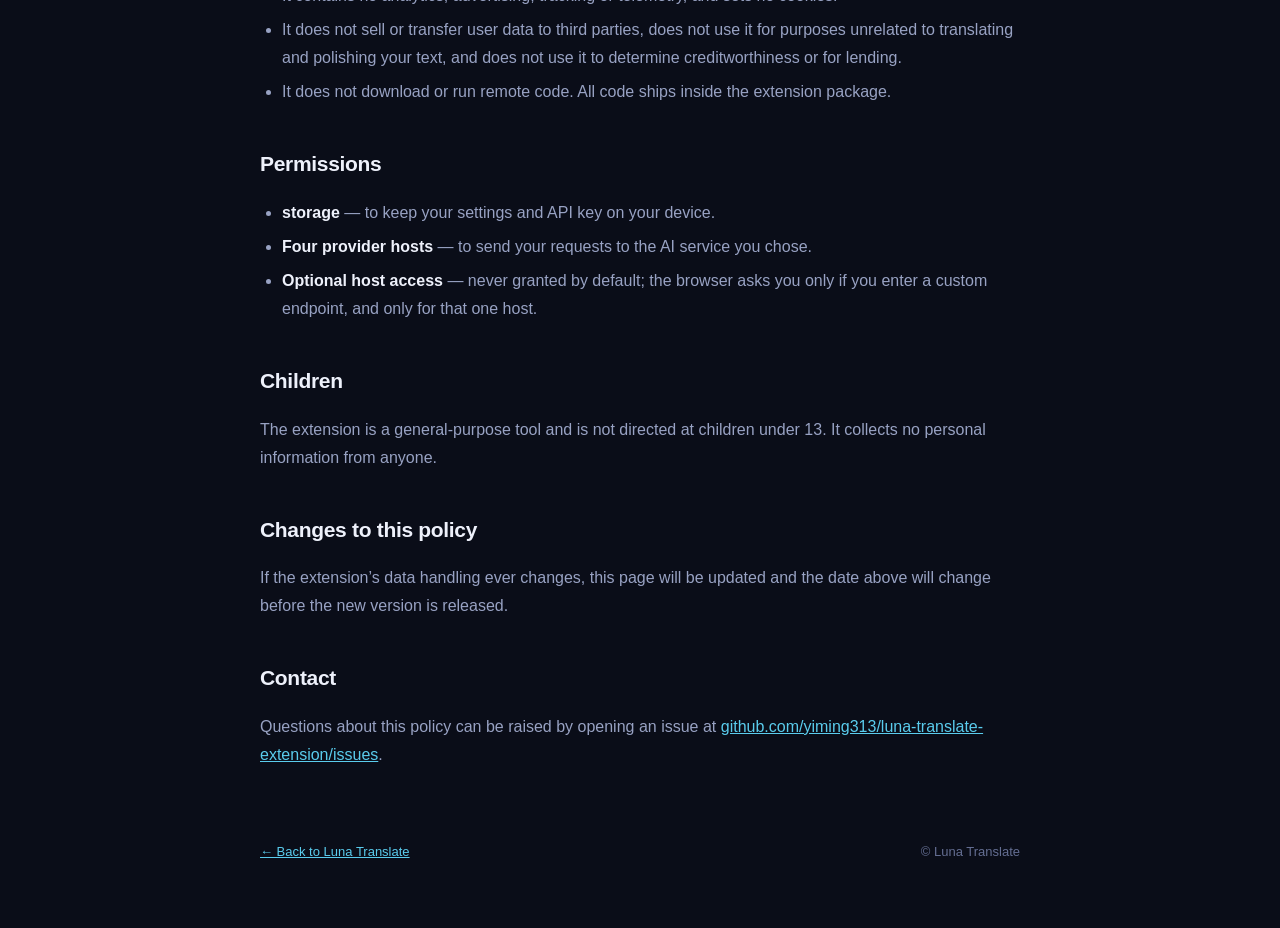
<file: docs/privacy.html>
<!doctype html>
<html lang="en" data-lang="en">
<head>
  <meta charset="UTF-8" />
  <meta name="viewport" content="width=device-width, initial-scale=1" />
  <meta name="color-scheme" content="dark" />
  <meta name="theme-color" content="#0a0d18" />
  <title>Luna Translate — Privacy Policy</title>
  <meta name="description" content="Privacy policy for the Luna Translate Chrome extension." />
  <link rel="icon" href="icon.svg" type="image/svg+xml" />
  <style>
    :root { --bg: #0a0d18; --panel: #12172a; --line: #232a47; --line-2: #2f3860; --ink: #eef1fb; --muted: #98a2c3; --faint: #646e92; --accent: #5acced; }
    * { box-sizing: border-box; }
    body { margin: 0; color: var(--ink); background: var(--bg); font: 16px/1.75 "Inter", -apple-system, BlinkMacSystemFont, "SF Pro Text", "Segoe UI", "PingFang SC", "Hiragino Sans GB", "Microsoft YaHei", sans-serif; -webkit-font-smoothing: antialiased; }
    body::before { content: ""; position: fixed; inset: 0 0 auto 0; height: 520px; pointer-events: none; z-index: 0; background: radial-gradient(600px 420px at 85% -10%, rgba(90, 204, 237, .16), transparent 65%); }
    a { color: var(--accent); }
    ::selection { color: #06141a; background: var(--accent); }
    html[data-lang="zh"] [lang="en"], html[data-lang="en"] [lang="zh"] { display: none !important; }
    .wrap { position: relative; z-index: 1; width: min(760px, calc(100% - 40px)); margin: 0 auto; }
    header { display: flex; align-items: center; justify-content: space-between; padding: 22px 0; }
    .brand { display: flex; align-items: center; gap: 11px; color: var(--ink); font-weight: 650; text-decoration: none; }
    .brand svg { width: 30px; height: 30px; }
    .lang { display: inline-flex; padding: 3px; border: 1px solid var(--line); border-radius: 999px; background: rgba(18, 23, 42, .6); }
    .lang button { padding: 3px 11px; color: var(--muted); background: none; border: 0; border-radius: 999px; font: inherit; font-size: 12px; cursor: pointer; }
    html[data-lang="zh"] .lang [data-set="zh"], html[data-lang="en"] .lang [data-set="en"] { color: #06141a; background: var(--accent); font-weight: 650; }
    button:focus-visible, a:focus-visible { outline: 2px solid var(--accent); outline-offset: 3px; }
    h1 { margin: 44px 0 8px; font-size: clamp(32px, 5vw, 44px); line-height: 1.12; letter-spacing: -.03em; }
    .updated { margin: 0 0 36px; color: var(--faint); font-size: 14px; }
    .summary { margin: 0 0 40px; padding: 20px 22px; border: 1px solid var(--line-2); border-radius: 16px; background: linear-gradient(180deg, var(--panel), #0e1222); color: #cdd4ee; }
    .summary b { color: var(--accent); }
    h2 { margin: 40px 0 10px; font-size: 21px; letter-spacing: -.015em; }
    p, li { color: var(--muted); }
    ul { padding-left: 22px; } li { margin: 6px 0; }
    li strong, p strong { color: var(--ink); font-weight: 600; }
    code { padding: 1px 7px; border-radius: 6px; background: rgba(255,255,255,.07); font: .88em ui-monospace, "SF Mono", Menlo, Consolas, monospace; color: #d9def2; }
    table { width: 100%; border-collapse: collapse; margin: 14px 0; font-size: 15px; }
    th, td { padding: 10px 12px; text-align: left; vertical-align: top; border-bottom: 1px solid var(--line); }
    th { color: var(--ink); font-weight: 600; }
    td { color: var(--muted); }
    footer { padding: 56px 0 64px; color: var(--faint); font-size: 13px; display: flex; flex-wrap: wrap; gap: 12px; justify-content: space-between; }
    @media (max-width: 560px) { table, tbody, tr, th, td { display: block; } thead { display: none; } tr { padding: 8px 0; border-bottom: 1px solid var(--line); } td { border: 0; padding: 2px 0; } td:first-child { color: var(--ink); font-weight: 600; } }
  </style>
</head>
<body>
  <div class="wrap">
    <header>
      <a class="brand" href="./">
        <svg viewBox="0 0 128 128" aria-hidden="true"><rect x="8" y="8" width="112" height="112" rx="30" fill="#252839"/><path d="M41 35v53h43" fill="none" stroke="#5ACCED" stroke-width="13" stroke-linecap="round" stroke-linejoin="round"/><path d="M84 29c0 15-6 21-21 21 15 0 21 6 21 21 0-15 6-21 21-21-15 0-21-6-21-21Z" fill="#5ACCED"/></svg>
        Luna Translate
      </a>
      <div class="lang" role="group" aria-label="Language"><button type="button" data-set="zh">中文</button><button type="button" data-set="en">EN</button></div>
    </header>

    <main>
      <h1><span lang="en">Privacy Policy</span><span lang="zh">隐私政策</span></h1>
      <p class="updated"><span lang="en">Last updated: November 7, 2026</span><span lang="zh">最后更新：2026 年 11 月 7 日</span></p>

      <div class="summary">
        <span lang="en"><b>In short:</b> Luna Translate has no server and collects nothing. Your API key and settings stay in your browser. The text you enter is sent only to the AI provider you chose, using your own API key.</span>
        <span lang="zh"><b>简而言之：</b>Luna Translate 没有服务器，不收集任何数据。你的 API Key 和设置只保存在你的浏览器里。你输入的文字只会通过你自己的 API Key 发送给你选择的 AI 服务商。</span>
      </div>

      <h2><span lang="en">What the extension is</span><span lang="zh">这个扩展是什么</span></h2>
      <p><span lang="en">Luna Translate is a Chrome extension that translates and polishes text you type or paste into its toolbar popup, using an AI service you configure yourself (OpenRouter, OpenAI, Anthropic or Google Gemini). The developer does not operate any server, account system or analytics for it.</span><span lang="zh">Luna Translate 是一个 Chrome 扩展，用你自己配置的 AI 服务（OpenRouter、OpenAI、Anthropic 或 Google Gemini），翻译和润色你在工具栏弹窗里输入或粘贴的文字。开发者不运营任何服务器、账号系统或统计服务。</span></p>

      <h2><span lang="en">Data stored on your device</span><span lang="zh">保存在你设备上的数据</span></h2>
      <p><span lang="en">The extension stores the following in <code>chrome.storage.local</code>, inside your own browser profile:</span><span lang="zh">扩展把下列内容保存在你自己浏览器配置文件里的 <code>chrome.storage.local</code> 中：</span></p>
      <ul>
        <li><span lang="en">The API key(s) you enter, the selected provider and model, any custom endpoint address, and a cached list of model names.</span><span lang="zh">你填写的 API Key、所选服务商和模型、自定义接口地址，以及缓存的模型名称列表。</span></li>
        <li><span lang="en">Your language preferences and any custom prompts you write.</span><span lang="zh">你的语言偏好，以及你自己编写的提示词。</span></li>
      </ul>
      <p><span lang="en">This data is <strong>not synced</strong> to your Google account, <strong>not uploaded</strong> to the developer, and not shared with anyone. It is not encrypted by the extension beyond what your browser profile provides. You can erase everything at any time with “Delete all saved data” on the settings page, or by uninstalling the extension.</span><span lang="zh">这些数据<strong>不会同步</strong>到你的 Google 账号，<strong>不会上传</strong>给开发者，也不会与任何人共享。除浏览器配置文件本身提供的保护外，扩展不会再对其加密。你可以随时在设置页点“删除所有已保存的数据”，或卸载扩展，清除全部内容。</span></p>

      <h2><span lang="en">Data sent to the AI provider you choose</span><span lang="zh">发送给你所选 AI 服务商的数据</span></h2>
      <p><span lang="en">When you press Translate or Polish, the extension sends the text you entered, together with the instruction prompt, directly from your browser to the endpoint of the provider you selected, authenticated with your own API key. When you press “Refresh list” or “Test connection”, it sends a model-list or a tiny test request to the same provider.</span><span lang="zh">当你点击“翻译”或“润色”时，扩展会把你输入的文字连同指令提示词，直接从你的浏览器发送到你所选服务商的接口，并使用你自己的 API Key 认证。点击“刷新列表”或“测试连接”时，会向同一服务商发送获取模型列表或一个很小的测试请求。</span></p>
      <table>
        <thead><tr><th><span lang="en">Provider</span><span lang="zh">服务商</span></th><th><span lang="en">Endpoint contacted</span><span lang="zh">访问的接口</span></th><th><span lang="en">Their privacy policy</span><span lang="zh">其隐私政策</span></th></tr></thead>
        <tbody>
          <tr><td>OpenRouter</td><td><code>openrouter.ai</code></td><td><a href="https://openrouter.ai/privacy" rel="noopener noreferrer">openrouter.ai/privacy</a></td></tr>
          <tr><td>OpenAI</td><td><code>api.openai.com</code></td><td><a href="https://openai.com/policies/privacy-policy" rel="noopener noreferrer">openai.com/policies</a></td></tr>
          <tr><td>Anthropic</td><td><code>api.anthropic.com</code></td><td><a href="https://www.anthropic.com/privacy" rel="noopener noreferrer">anthropic.com/privacy</a></td></tr>
          <tr><td>Google Gemini</td><td><code>generativelanguage.googleapis.com</code></td><td><a href="https://policies.google.com/privacy" rel="noopener noreferrer">policies.google.com/privacy</a></td></tr>
        </tbody>
      </table>
      <p><span lang="en">Once the text reaches a provider, that provider’s own terms and privacy policy apply to it. The developer cannot see or control it. If you enter a custom endpoint (for example a proxy or a local server), your text and API key are sent to that address instead, and you are responsible for trusting it. Please do not enter highly sensitive information if you are not comfortable sharing it with your chosen provider.</span><span lang="zh">文字到达服务商之后，适用该服务商自己的条款和隐私政策，开发者既看不到也无法控制。如果你填写了自定义接口地址（例如代理或本地服务），你的文字和 API Key 会改为发送到该地址，是否信任它由你自己决定。如果你不愿意与所选服务商共享，请不要输入高度敏感的信息。</span></p>

      <h2><span lang="en">What the extension does not do</span><span lang="zh">这个扩展不会做的事</span></h2>
      <ul>
        <li><span lang="en">It does not read, collect or modify the web pages you visit, and has no content scripts. It does not access your browsing history, tabs, cookies or clipboard.</span><span lang="zh">不读取、不收集、不修改你访问的网页，没有任何网页脚本；不访问你的浏览历史、标签页、Cookie 或剪贴板。</span></li>
        <li><span lang="en">It contains no analytics, advertising, tracking or telemetry, and sets no cookies.</span><span lang="zh">不包含统计、广告、追踪或遥测，也不设置 Cookie。</span></li>
        <li><span lang="en">It does not sell or transfer user data to third parties, does not use it for purposes unrelated to translating and polishing your text, and does not use it to determine creditworthiness or for lending.</span><span lang="zh">不出售或转让用户数据给第三方，不把数据用于与翻译、润色文字无关的目的，也不用于信用评估或放贷。</span></li>
        <li><span lang="en">It does not download or run remote code. All code ships inside the extension package.</span><span lang="zh">不下载也不运行远程代码，所有代码都在扩展包内。</span></li>
      </ul>

      <h2><span lang="en">Permissions</span><span lang="zh">权限说明</span></h2>
      <ul>
        <li><strong>storage</strong> — <span lang="en">to keep your settings and API key on your device.</span><span lang="zh">在你的设备上保存设置和 API Key。</span></li>
        <li><strong><span lang="en">Four provider hosts</span><span lang="zh">四个服务商的接口</span></strong> — <span lang="en">to send your requests to the AI service you chose.</span><span lang="zh">把你的请求发送给你选择的 AI 服务。</span></li>
        <li><strong><span lang="en">Optional host access</span><span lang="zh">可选的主机访问</span></strong> — <span lang="en">never granted by default; the browser asks you only if you enter a custom endpoint, and only for that one host.</span><span lang="zh">默认不授予；只有当你填写自定义接口地址时，浏览器才会询问，并且只针对那一个地址。</span></li>
      </ul>

      <h2><span lang="en">Children</span><span lang="zh">儿童</span></h2>
      <p><span lang="en">The extension is a general-purpose tool and is not directed at children under 13. It collects no personal information from anyone.</span><span lang="zh">这个扩展是通用工具，不面向 13 岁以下儿童，也不会从任何人那里收集个人信息。</span></p>

      <h2><span lang="en">Changes to this policy</span><span lang="zh">政策的变更</span></h2>
      <p><span lang="en">If the extension’s data handling ever changes, this page will be updated and the date above will change before the new version is released.</span><span lang="zh">如果扩展处理数据的方式发生变化，会在新版本发布前更新本页面和上面的日期。</span></p>

      <h2><span lang="en">Contact</span><span lang="zh">联系方式</span></h2>
      <p><span lang="en">Questions about this policy can be raised by opening an issue at <a href="https://github.com/yiming313/luna-translate-extension/issues" rel="noopener noreferrer">github.com/yiming313/luna-translate-extension/issues</a>.</span><span lang="zh">对本政策有任何疑问，可以到 <a href="https://github.com/yiming313/luna-translate-extension/issues" rel="noopener noreferrer">github.com/yiming313/luna-translate-extension/issues</a> 提交 Issue。</span></p>
    </main>

    <footer>
      <a href="./"><span lang="en">← Back to Luna Translate</span><span lang="zh">← 返回 Luna Translate</span></a>
      <span>© Luna Translate</span>
    </footer>
  </div>
  <script>
    (function () {
      var root = document.documentElement, saved = null;
      try { saved = localStorage.getItem('luna-lang'); } catch (e) {}
      function apply(l) {
        root.setAttribute('data-lang', l); root.lang = l === 'zh' ? 'zh-CN' : 'en';
        document.title = l === 'zh' ? 'Luna Translate — 隐私政策' : 'Luna Translate — Privacy Policy';
        try { localStorage.setItem('luna-lang', l); } catch (e) {}
      }
      apply(saved || (/^zh/i.test(navigator.language || '') ? 'zh' : 'en'));
      document.querySelectorAll('.lang button').forEach(function (b) { b.addEventListener('click', function () { apply(b.dataset.set); }); });
    })();
  </script>
</body>
</html>
</file>
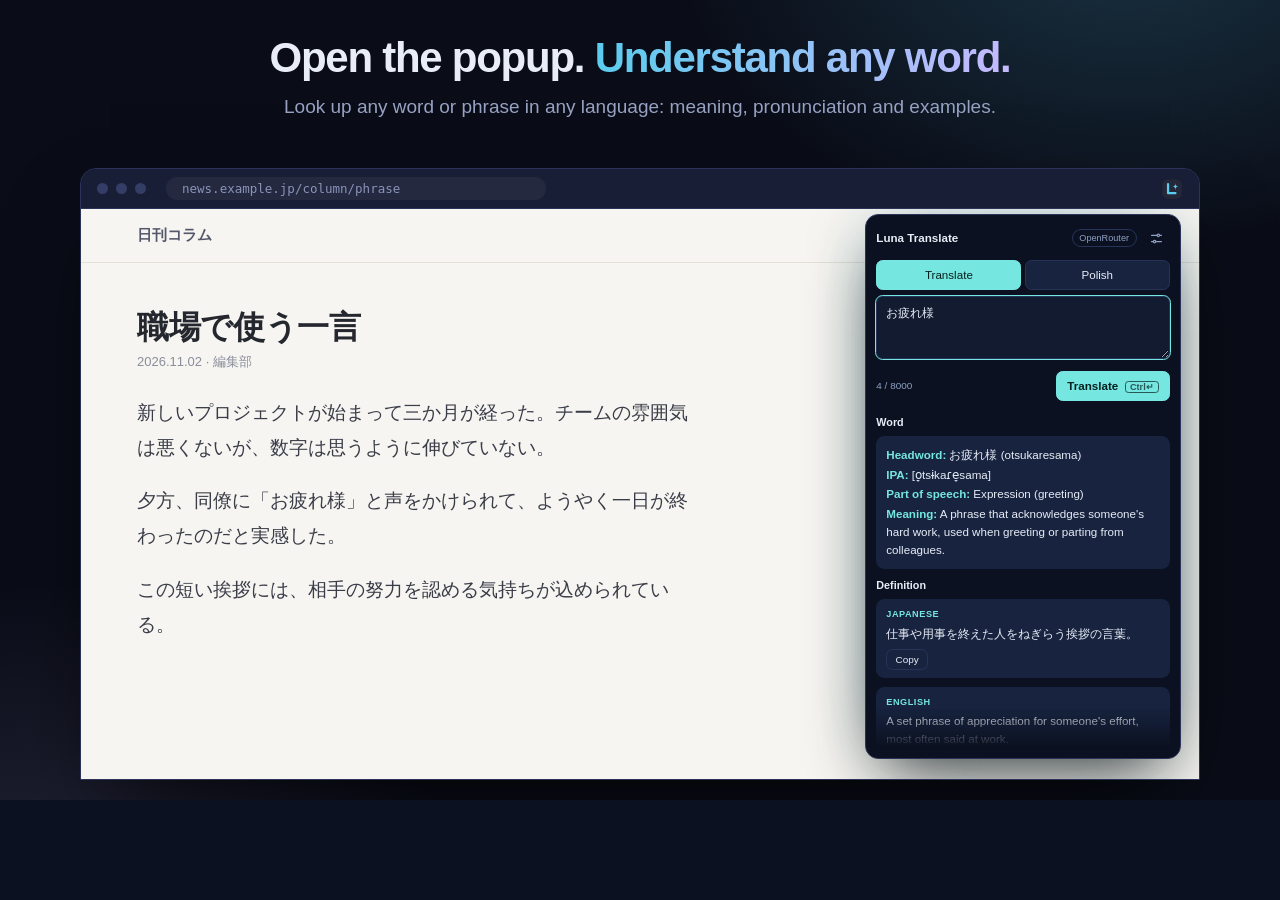
<file: store/scenes/shot1.html>
<!doctype html><html><head><meta charset="utf-8"><title>shot1</title>
<link rel="stylesheet" href="/store/scenes/scene.css"><script src="/store/scenes/dark.js"></script><script>window.__css = window.loadDark("/ui.css");</script>
<style>#mount { position: absolute; right: 22px; top: 6px; width: 380px; zoom: .83; background: var(--bg); border: 1px solid #2b3358; border-radius: 16px; box-shadow: 0 30px 80px -20px rgba(0,0,0,.85), 0 0 80px -30px rgba(90,204,237,.5); }
 #mount.popup { padding: 12px; } #mount textarea { min-height: 76px; } #mount .output { max-height: 410px; overflow: hidden; -webkit-mask-image: linear-gradient(#000 88%, transparent); mask-image: linear-gradient(#000 88%, transparent); } body { color: var(--ink); }
 .tb { margin-left: auto; width: 22px; height: 22px; } .web article { margin-left: 56px; }</style></head><body>
<div class="bg"></div>
<div class="cap"><h1><span lang="en">Open the popup. <em>Understand any word.</em></span><span lang="zh">点开弹窗，<em>读懂任何词。</em></span></h1><p><span lang="en">Look up any word or phrase in any language: meaning, pronunciation and examples.</span><span lang="zh">查任何语言的词和短语：释义、读音、例句一次看全。</span></p></div>
<div class="win"><div class="wbar"><i></i><i></i><i></i><span>news.example.jp/column/phrase</span><svg class="tb" viewBox="0 0 128 128"><rect x="8" y="8" width="112" height="112" rx="30" fill="#252839"/><path d="M41 35v53h43" fill="none" stroke="#5ACCED" stroke-width="13" stroke-linecap="round" stroke-linejoin="round"/><path d="M84 29c0 15-6 21-21 21 15 0 21 6 21 21 0-15 6-21 21-21-15 0-21-6-21-21Z" fill="#5ACCED"/></svg></div>
<div class="stage"><div class="web"><div class="top">日刊コラム</div><article><h2>職場で使う一言</h2><div class="meta">2026.11.02 · 編集部</div><p>新しいプロジェクトが始まって三か月が経った。チームの雰囲気は悪くないが、数字は思うように伸びていない。</p><p>夕方、同僚に「お疲れ様」と声をかけられて、ようやく一日が終わったのだと実感した。</p><p>この短い挨拶には、相手の努力を認める気持ちが込められている。</p></article></div>
<div id="mount" class="popup"></div></div></div>
<script>window.SCENE = { settings: { provider: 'openrouter', apiKeys: { openrouter: 'demo' } }, mode: 'translate',
 en: { text: "お疲れ様", result: "### Word\n**Headword:** お疲れ様 (otsukaresama)\n**IPA:** [o̞tsɨkaɾe̞sama]\n**Part of speech:** Expression (greeting)\n**Meaning:** A phrase that acknowledges someone's hard work, used when greeting or parting from colleagues.\n\n### Definition\n***Japanese:***\n>仕事や用事を終えた人をねぎらう挨拶の言葉。\n\n***English:***\n>A set phrase of appreciation for someone's effort, most often said at work.\n\n### Synonyms\n- ご苦労様 — similar, but only used toward people of lower rank; お疲れ様 is safe with peers and superiors.\n\n### Antonyms\n- None commonly used\n\n### Collocations\n- お疲れ様です — hello / thank you for your hard work\n- お疲れ様でした — good work today (said when work is done)\n\n### Examples\n***Example 1:***\n>今日もお疲れ様でした。\n>Thank you for your hard work today." },
 zh: { text: "お疲れ様", result: "### 词条\n**词头：** お疲れ様 (otsukaresama)\n**音标：** [o̞tsɨkaɾe̞sama]\n**词性：** 惯用语（寒暄语）\n**释义：** 慰劳对方辛苦的客套话，同事之间见面、告别时常用。\n\n### 释义\n***日语：***\n>仕事や用事を終えた人をねぎらう挨拶の言葉。\n\n***中文：***\n>对他人付出的努力表示慰劳的固定说法，多用于职场。\n\n### 近义词\n- ご苦労様 — 意思相近，但只能对下级使用；お疲れ様 对同级和上级都适用。\n\n### 反义词\n- 没有常用的反义词\n\n### 搭配\n- お疲れ様です — 你好 / 辛苦了\n- お疲れ様でした — 今天辛苦了（工作结束时说）\n\n### 例句\n***例句 1：***\n>今日もお疲れ様でした。\n>今天也辛苦了。" } };</script>
<script src="/store/scenes/stub.js"></script>
<script src="/lib/render.js"></script>
<script type="module">
 await window.__css;
 const html = await (await fetch('/popup.html')).text();
 const doc = new DOMParser().parseFromString(html, 'text/html');
 doc.querySelectorAll('script').forEach((s) => s.remove());
 document.getElementById('mount').innerHTML = doc.body.innerHTML;
 await import('/popup.js');
 await new Promise((r) => setTimeout(r, 300));
 const S = window.SCENE[document.documentElement.dataset.lang];
 const input = document.getElementById('input'); input.value = S.text; input.dispatchEvent(new Event('input'));
 document.getElementById('run').click();
</script></body></html>
</file>
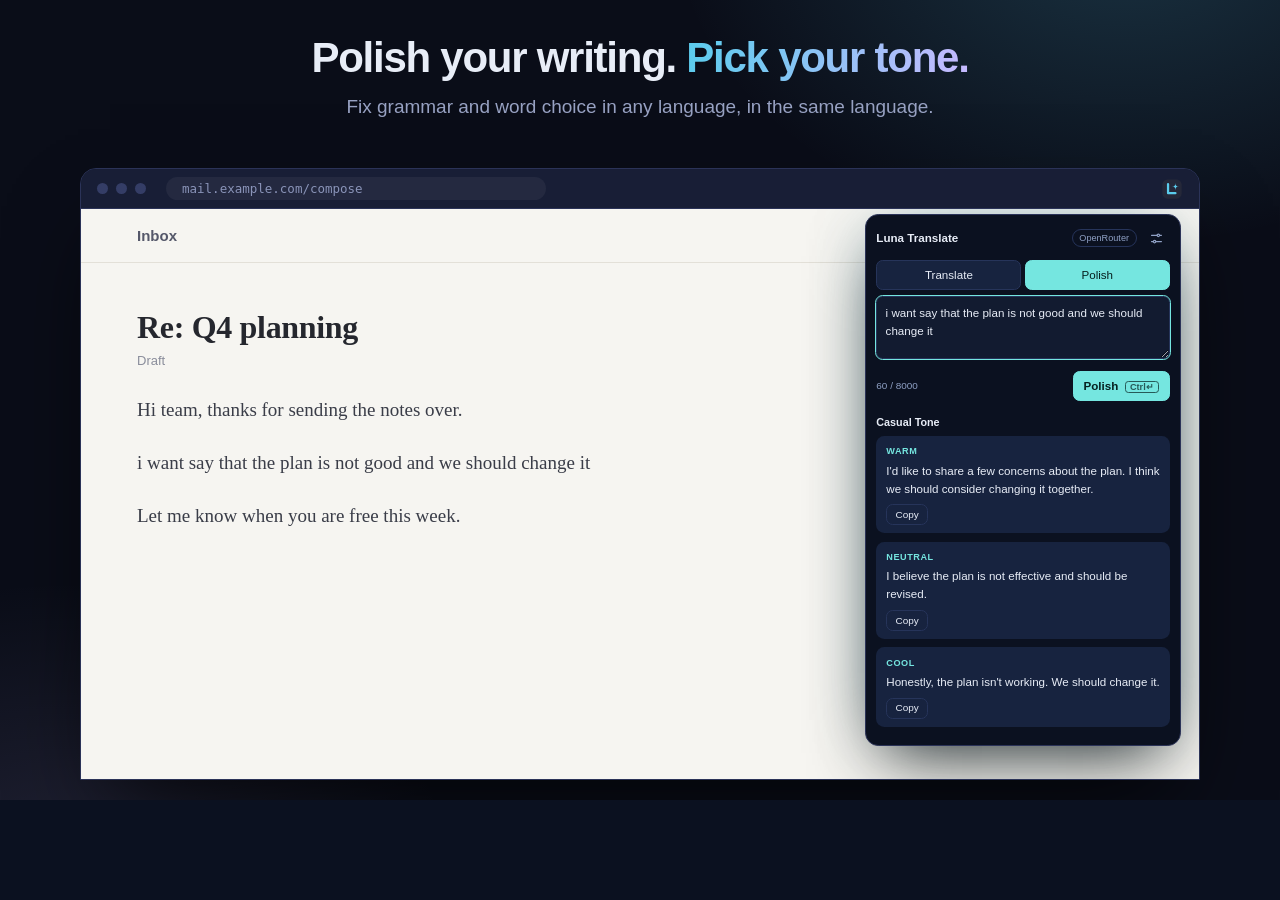
<file: store/scenes/shot2.html>
<!doctype html><html><head><meta charset="utf-8"><title>shot2</title>
<link rel="stylesheet" href="/store/scenes/scene.css"><script src="/store/scenes/dark.js"></script><script>window.__css = window.loadDark("/ui.css");</script>
<style>#mount { position: absolute; right: 22px; top: 6px; width: 380px; zoom: .83; background: var(--bg); border: 1px solid #2b3358; border-radius: 16px; box-shadow: 0 30px 80px -20px rgba(0,0,0,.85), 0 0 80px -30px rgba(90,204,237,.5); }
 #mount.popup { padding: 12px; } #mount textarea { min-height: 76px; } #mount .output { max-height: none; } body { color: var(--ink); }
 .tb { margin-left: auto; width: 22px; height: 22px; } .web article { margin-left: 56px; }</style></head><body>
<div class="bg"></div>
<div class="cap"><h1><span lang="en">Polish your writing. <em>Pick your tone.</em></span><span lang="zh">润色你的文字，<em>挑一个语气。</em></span></h1><p><span lang="en">Fix grammar and word choice in any language, in the same language.</span><span lang="zh">修正语法和措辞，用原文的语言给出三个版本。</span></p></div>
<div class="win"><div class="wbar"><i></i><i></i><i></i><span>mail.example.com/compose</span><svg class="tb" viewBox="0 0 128 128"><rect x="8" y="8" width="112" height="112" rx="30" fill="#252839"/><path d="M41 35v53h43" fill="none" stroke="#5ACCED" stroke-width="13" stroke-linecap="round" stroke-linejoin="round"/><path d="M84 29c0 15-6 21-21 21 15 0 21 6 21 21 0-15 6-21 21-21-15 0-21-6-21-21Z" fill="#5ACCED"/></svg></div>
<div class="stage"><div class="web"><div class="top">Inbox</div><article><h2>Re: Q4 planning</h2><div class="meta">Draft</div><p>Hi team, thanks for sending the notes over.</p><p>i want say that the plan is not good and we should change it</p><p>Let me know when you are free this week.</p></article></div>
<div id="mount" class="popup"></div></div></div>
<script>window.SCENE = { settings: { provider: 'openrouter', apiKeys: { openrouter: 'demo' } }, mode: 'polish',
 en: { text: "i want say that the plan is not good and we should change it", result: "### Casual Tone\n***Warm:***\n>I'd like to share a few concerns about the plan. I think we should consider changing it together.\n\n***Neutral:***\n>I believe the plan is not effective and should be revised.\n\n***Cool:***\n>Honestly, the plan isn't working. We should change it." },
 zh: { text: "我想说这个计划不太好我们应该改一下", result: "### Casual Tone\n***Warm:***\n>我想说，这个计划可能还有些不够完善，我们一起调整一下会更好。\n\n***Neutral:***\n>我认为这个计划效果不佳，应当进行修改。\n\n***Cool:***\n>说实话，这个计划不太行，咱们改改吧。" } };</script>
<script src="/store/scenes/stub.js"></script>
<script src="/lib/render.js"></script>
<script type="module">
 await window.__css;
 const html = await (await fetch('/popup.html')).text();
 const doc = new DOMParser().parseFromString(html, 'text/html');
 doc.querySelectorAll('script').forEach((s) => s.remove());
 document.getElementById('mount').innerHTML = doc.body.innerHTML;
 await import('/popup.js');
 await new Promise((r) => setTimeout(r, 300));
 const S = window.SCENE[document.documentElement.dataset.lang];
 const input = document.getElementById('input'); input.value = S.text; input.dispatchEvent(new Event('input'));
 document.getElementById('run').click();
</script></body></html>
</file>
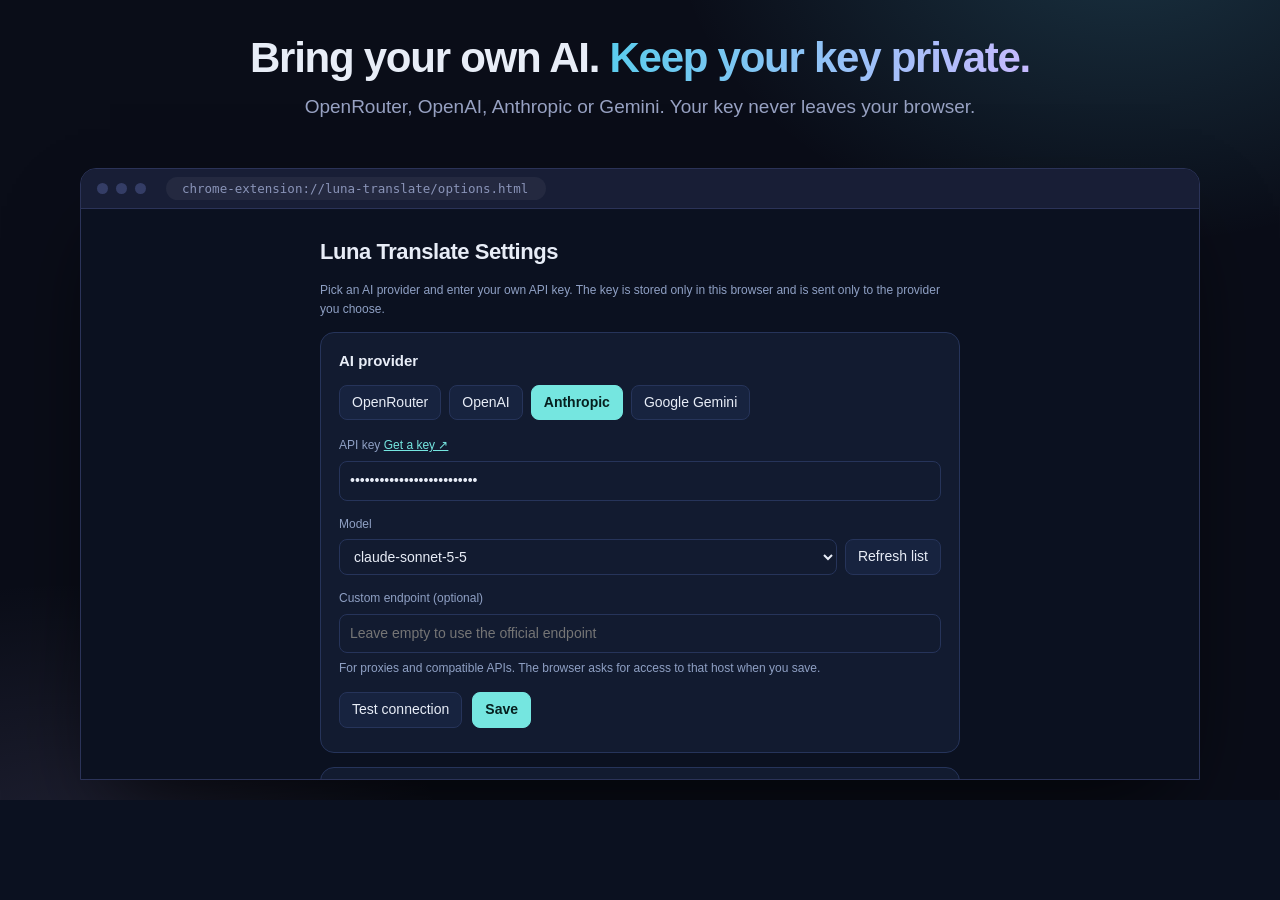
<file: store/scenes/shot3.html>
<!doctype html><html><head><meta charset="utf-8"><title>shot3</title>
<link rel="stylesheet" href="/store/scenes/scene.css"><script src="/store/scenes/dark.js"></script><script>window.__css = window.loadDark("/ui.css");</script>
<style>#mount { position: absolute; inset: 0; background: var(--bg); } #mount main { padding-top: 26px; margin: 0 auto; } #mount h1 { font-size: 22px; } #mount .card { margin-top: 14px; padding: 16px 18px; } body { color: var(--ink); }</style></head><body>
<div class="bg"></div>
<div class="cap"><h1><span lang="en">Bring your own AI. <em>Keep your key private.</em></span><span lang="zh">用你自己的 AI，<em>Key 只留在本机。</em></span></h1>
<p><span lang="en">OpenRouter, OpenAI, Anthropic or Gemini. Your key never leaves your browser.</span><span lang="zh">支持 OpenRouter、OpenAI、Anthropic、Gemini，Key 不会离开你的浏览器。</span></p></div>
<div class="win"><div class="wbar"><i></i><i></i><i></i><span>chrome-extension://luna-translate/options.html</span></div>
<div class="stage"><div id="mount" class="options"></div></div></div>
<script>window.SCENE = { settings: { provider: 'anthropic', apiKeys: { anthropic: 'sk-ant-demo-demo-demo-demo' }, models: { anthropic: 'claude-sonnet-5-5' }, baseUrls: {}, targetLanguage: 'auto', polishLanguage: 'same', translatePrompt: '', polishPrompt: '' }, mode: 'translate', en: { result: '' }, zh: { result: '' } };</script>
<script src="/store/scenes/stub.js"></script>
<script type="module">
 await window.__css;
 const html = await (await fetch('/options.html')).text();
 const doc = new DOMParser().parseFromString(html, 'text/html');
 doc.querySelectorAll('script').forEach((s) => s.remove());
 document.getElementById('mount').innerHTML = doc.body.innerHTML;
 await import('/options.js');
</script></body></html>
</file>
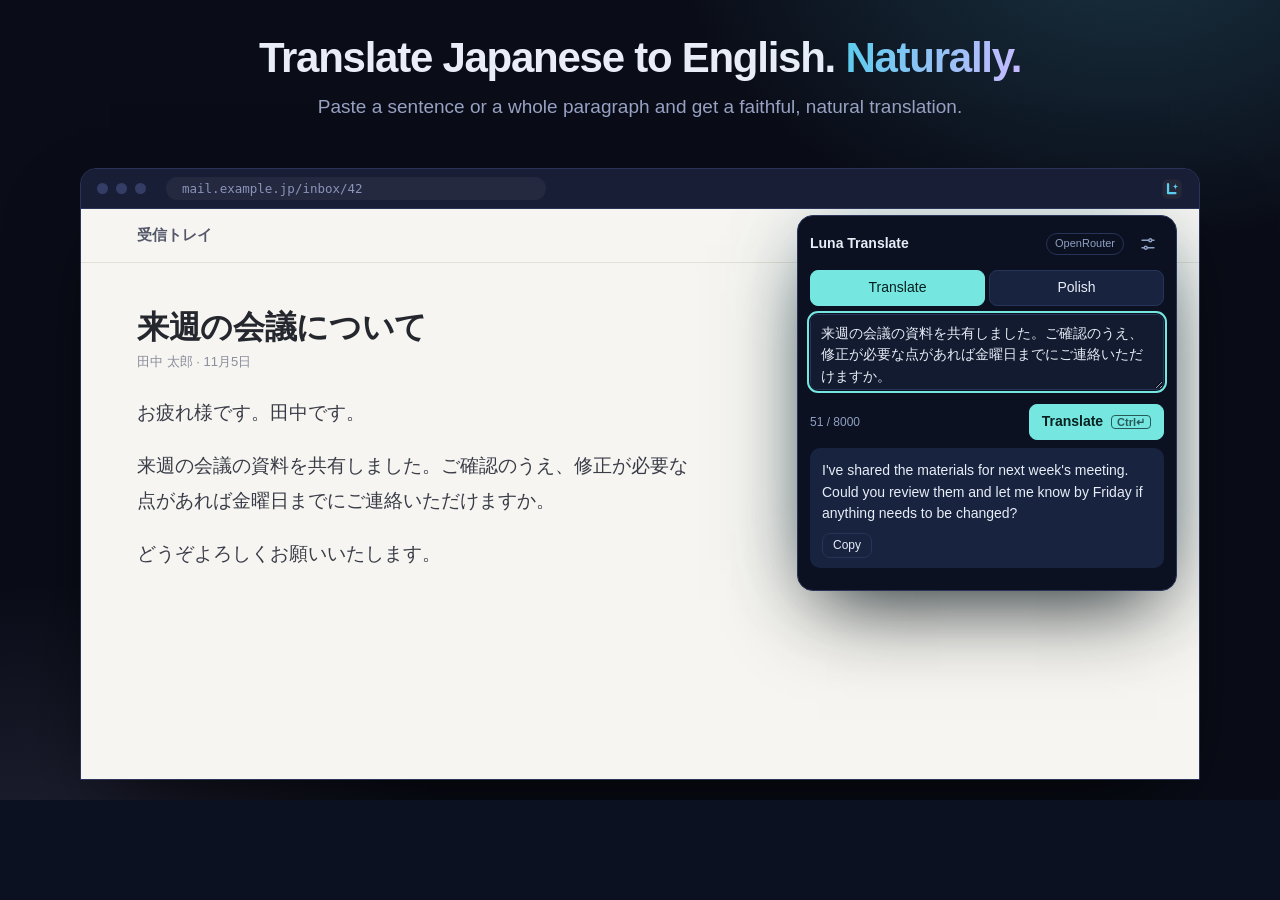
<file: store/scenes/shot4.html>
<!doctype html><html><head><meta charset="utf-8"><title>shot4</title>
<link rel="stylesheet" href="/store/scenes/scene.css"><script src="/store/scenes/dark.js"></script><script>window.__css = window.loadDark("/ui.css");</script>
<style>#mount { position: absolute; right: 22px; top: 6px; width: 380px; zoom: 1.0; background: var(--bg); border: 1px solid #2b3358; border-radius: 16px; box-shadow: 0 30px 80px -20px rgba(0,0,0,.85), 0 0 80px -30px rgba(90,204,237,.5); }
 #mount.popup { padding: 12px; } #mount textarea { min-height: 76px; } #mount .output { max-height: none; } body { color: var(--ink); }
 .tb { margin-left: auto; width: 22px; height: 22px; } .web article { margin-left: 56px; }</style></head><body>
<div class="bg"></div>
<div class="cap"><h1><span lang="en">Translate Japanese to English. <em>Naturally.</em></span><span lang="zh">日语译英语，<em>自然流畅。</em></span></h1><p><span lang="en">Paste a sentence or a whole paragraph and get a faithful, natural translation.</span><span lang="zh">粘贴整句或整段，得到忠实自然的译文。</span></p></div>
<div class="win"><div class="wbar"><i></i><i></i><i></i><span>mail.example.jp/inbox/42</span><svg class="tb" viewBox="0 0 128 128"><rect x="8" y="8" width="112" height="112" rx="30" fill="#252839"/><path d="M41 35v53h43" fill="none" stroke="#5ACCED" stroke-width="13" stroke-linecap="round" stroke-linejoin="round"/><path d="M84 29c0 15-6 21-21 21 15 0 21 6 21 21 0-15 6-21 21-21-15 0-21-6-21-21Z" fill="#5ACCED"/></svg></div>
<div class="stage"><div class="web"><div class="top">受信トレイ</div><article><h2>来週の会議について</h2><div class="meta">田中 太郎 · 11月5日</div><p>お疲れ様です。田中です。</p><p>来週の会議の資料を共有しました。ご確認のうえ、修正が必要な点があれば金曜日までにご連絡いただけますか。</p><p>どうぞよろしくお願いいたします。</p></article></div>
<div id="mount" class="popup"></div></div></div>
<script>window.SCENE = { settings: { provider: 'openrouter', apiKeys: { openrouter: 'demo' } }, mode: 'translate',
 en: { text: "来週の会議の資料を共有しました。ご確認のうえ、修正が必要な点があれば金曜日までにご連絡いただけますか。", result: "I've shared the materials for next week's meeting. Could you review them and let me know by Friday if anything needs to be changed?" },
 zh: { text: "来週の会議の資料を共有しました。ご確認のうえ、修正が必要な点があれば金曜日までにご連絡いただけますか。", result: "I've shared the materials for next week's meeting. Could you review them and let me know by Friday if anything needs to be changed?" } };</script>
<script src="/store/scenes/stub.js"></script>
<script src="/lib/render.js"></script>
<script type="module">
 await window.__css;
 const html = await (await fetch('/popup.html')).text();
 const doc = new DOMParser().parseFromString(html, 'text/html');
 doc.querySelectorAll('script').forEach((s) => s.remove());
 document.getElementById('mount').innerHTML = doc.body.innerHTML;
 await import('/popup.js');
 await new Promise((r) => setTimeout(r, 300));
 const S = window.SCENE[document.documentElement.dataset.lang];
 const input = document.getElementById('input'); input.value = S.text; input.dispatchEvent(new Event('input'));
 document.getElementById('run').click();
</script></body></html>
</file>
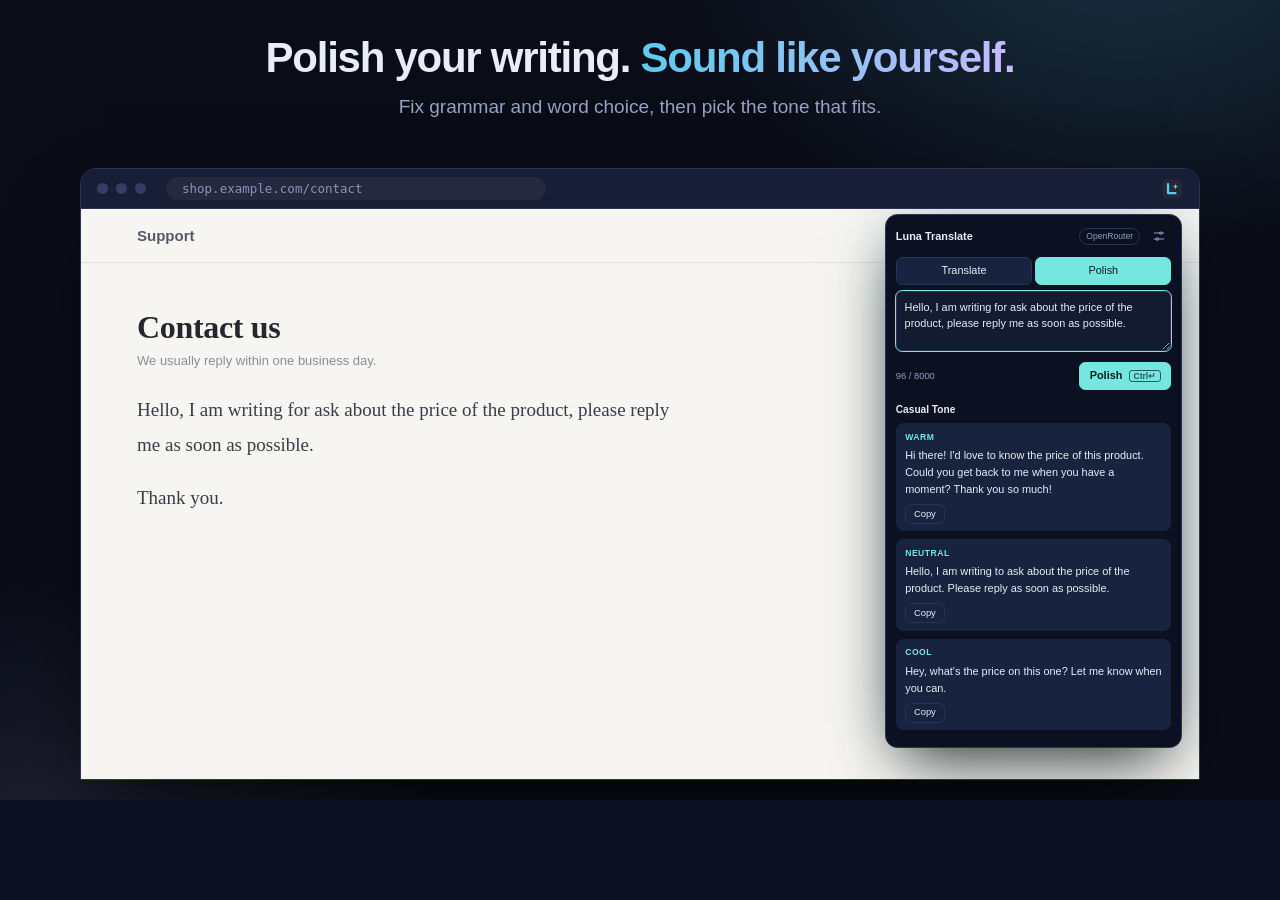
<file: store/scenes/shot5.html>
<!doctype html><html><head><meta charset="utf-8"><title>shot5</title>
<link rel="stylesheet" href="/store/scenes/scene.css"><script src="/store/scenes/dark.js"></script><script>window.__css = window.loadDark("/ui.css");</script>
<style>#mount { position: absolute; right: 22px; top: 6px; width: 380px; zoom: .78; background: var(--bg); border: 1px solid #2b3358; border-radius: 16px; box-shadow: 0 30px 80px -20px rgba(0,0,0,.85), 0 0 80px -30px rgba(90,204,237,.5); }
 #mount.popup { padding: 12px; } #mount textarea { min-height: 76px; } #mount .output { max-height: none; } body { color: var(--ink); }
 .tb { margin-left: auto; width: 22px; height: 22px; } .web article { margin-left: 56px; }</style></head><body>
<div class="bg"></div>
<div class="cap"><h1><span lang="en">Polish your writing. <em>Sound like yourself.</em></span><span lang="zh">润色你的文字，<em>依然是你的语气。</em></span></h1><p><span lang="en">Fix grammar and word choice, then pick the tone that fits.</span><span lang="zh">修正语法和措辞，再挑选合适的语气。</span></p></div>
<div class="win"><div class="wbar"><i></i><i></i><i></i><span>shop.example.com/contact</span><svg class="tb" viewBox="0 0 128 128"><rect x="8" y="8" width="112" height="112" rx="30" fill="#252839"/><path d="M41 35v53h43" fill="none" stroke="#5ACCED" stroke-width="13" stroke-linecap="round" stroke-linejoin="round"/><path d="M84 29c0 15-6 21-21 21 15 0 21 6 21 21 0-15 6-21 21-21-15 0-21-6-21-21Z" fill="#5ACCED"/></svg></div>
<div class="stage"><div class="web"><div class="top">Support</div><article><h2>Contact us</h2><div class="meta">We usually reply within one business day.</div><p>Hello, I am writing for ask about the price of the product, please reply me as soon as possible.</p><p>Thank you.</p></article></div>
<div id="mount" class="popup"></div></div></div>
<script>window.SCENE = { settings: { provider: 'openrouter', apiKeys: { openrouter: 'demo' } }, mode: 'polish',
 en: { text: "Hello, I am writing for ask about the price of the product, please reply me as soon as possible.", result: "### Casual Tone\n***Warm:***\n>Hi there! I'd love to know the price of this product. Could you get back to me when you have a moment? Thank you so much!\n\n***Neutral:***\n>Hello, I am writing to ask about the price of the product. Please reply as soon as possible.\n\n***Cool:***\n>Hey, what's the price on this one? Let me know when you can." },
 zh: { text: "Hello, I am writing for ask about the price of the product, please reply me as soon as possible.", result: "### Casual Tone\n***Warm:***\n>Hi there! I'd love to know the price of this product. Could you get back to me when you have a moment? Thank you so much!\n\n***Neutral:***\n>Hello, I am writing to ask about the price of the product. Please reply as soon as possible.\n\n***Cool:***\n>Hey, what's the price on this one? Let me know when you can." } };</script>
<script src="/store/scenes/stub.js"></script>
<script src="/lib/render.js"></script>
<script type="module">
 await window.__css;
 const html = await (await fetch('/popup.html')).text();
 const doc = new DOMParser().parseFromString(html, 'text/html');
 doc.querySelectorAll('script').forEach((s) => s.remove());
 document.getElementById('mount').innerHTML = doc.body.innerHTML;
 await import('/popup.js');
 await new Promise((r) => setTimeout(r, 300));
 const S = window.SCENE[document.documentElement.dataset.lang];
 const input = document.getElementById('input'); input.value = S.text; input.dispatchEvent(new Event('input'));
 document.getElementById('run').click();
</script></body></html>
</file>
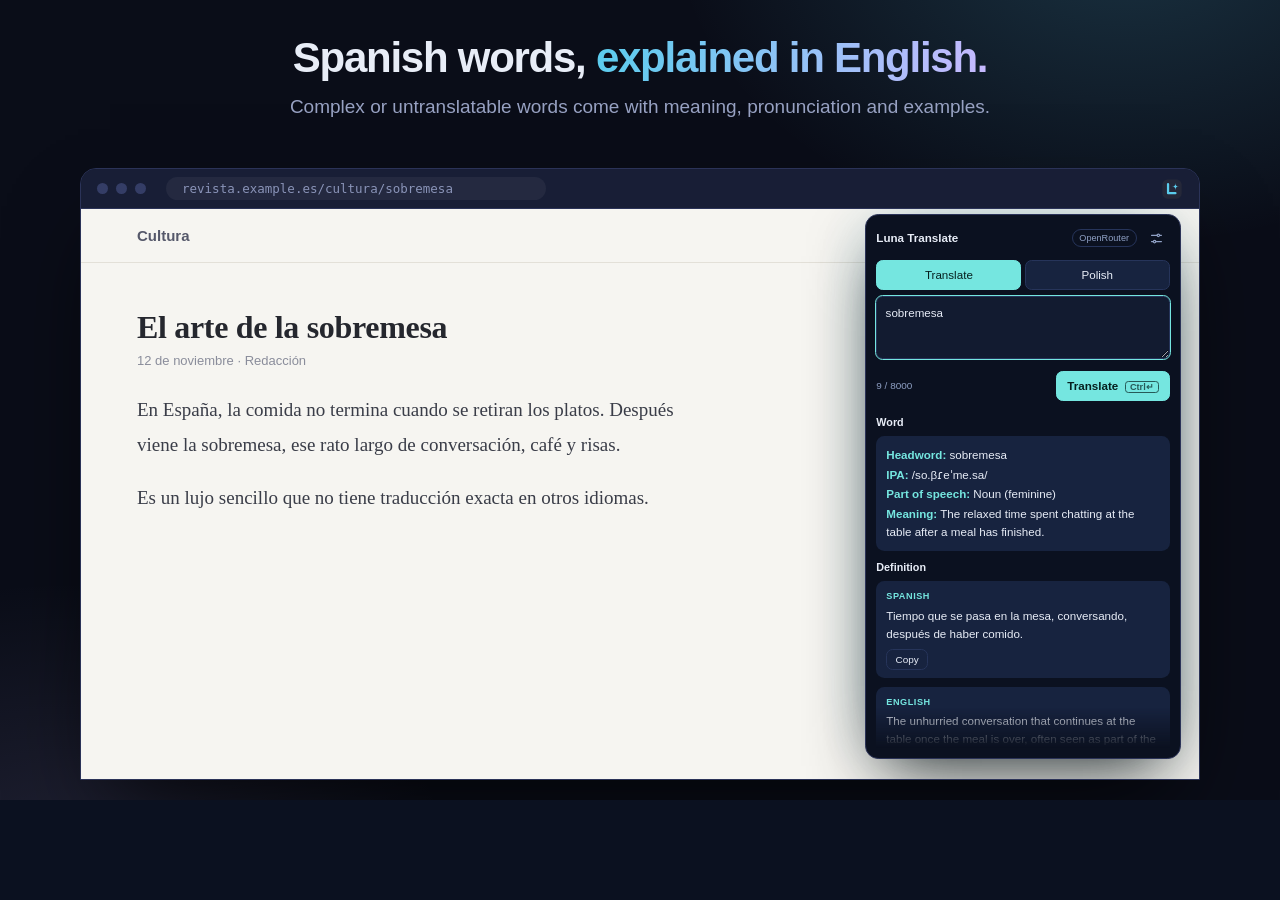
<file: store/scenes/shot6.html>
<!doctype html><html><head><meta charset="utf-8"><title>shot6</title>
<link rel="stylesheet" href="/store/scenes/scene.css"><script src="/store/scenes/dark.js"></script><script>window.__css = window.loadDark("/ui.css");</script>
<style>#mount { position: absolute; right: 22px; top: 6px; width: 380px; zoom: .83; background: var(--bg); border: 1px solid #2b3358; border-radius: 16px; box-shadow: 0 30px 80px -20px rgba(0,0,0,.85), 0 0 80px -30px rgba(90,204,237,.5); }
 #mount.popup { padding: 12px; } #mount textarea { min-height: 76px; } #mount .output { max-height: 410px; overflow: hidden; -webkit-mask-image: linear-gradient(#000 88%, transparent); mask-image: linear-gradient(#000 88%, transparent); } body { color: var(--ink); }
 .tb { margin-left: auto; width: 22px; height: 22px; } .web article { margin-left: 56px; }</style></head><body>
<div class="bg"></div>
<div class="cap"><h1><span lang="en">Spanish words, <em>explained in English.</em></span><span lang="zh">西班牙语难词，<em>用英语讲明白。</em></span></h1><p><span lang="en">Complex or untranslatable words come with meaning, pronunciation and examples.</span><span lang="zh">复杂、难译的词，释义、读音和例句一次看全。</span></p></div>
<div class="win"><div class="wbar"><i></i><i></i><i></i><span>revista.example.es/cultura/sobremesa</span><svg class="tb" viewBox="0 0 128 128"><rect x="8" y="8" width="112" height="112" rx="30" fill="#252839"/><path d="M41 35v53h43" fill="none" stroke="#5ACCED" stroke-width="13" stroke-linecap="round" stroke-linejoin="round"/><path d="M84 29c0 15-6 21-21 21 15 0 21 6 21 21 0-15 6-21 21-21-15 0-21-6-21-21Z" fill="#5ACCED"/></svg></div>
<div class="stage"><div class="web"><div class="top">Cultura</div><article><h2>El arte de la sobremesa</h2><div class="meta">12 de noviembre · Redacción</div><p>En España, la comida no termina cuando se retiran los platos. Después viene la sobremesa, ese rato largo de conversación, café y risas.</p><p>Es un lujo sencillo que no tiene traducción exacta en otros idiomas.</p></article></div>
<div id="mount" class="popup"></div></div></div>
<script>window.SCENE = { settings: { provider: 'openrouter', apiKeys: { openrouter: 'demo' } }, mode: 'translate',
 en: { text: "sobremesa", result: "### Word\n**Headword:** sobremesa\n**IPA:** /so.βɾeˈme.sa/\n**Part of speech:** Noun (feminine)\n**Meaning:** The relaxed time spent chatting at the table after a meal has finished.\n\n### Definition\n***Spanish:***\n>Tiempo que se pasa en la mesa, conversando, después de haber comido.\n\n***English:***\n>The unhurried conversation that continues at the table once the meal is over, often seen as part of the meal itself.\n\n### Synonyms\n- tertulia — a regular gathering for conversation, not tied to a meal.\n\n### Antonyms\n- None commonly used\n\n### Collocations\n- hacer sobremesa — to linger at the table talking\n- de sobremesa — during the after-meal chat\n\n### Examples\n***Example 1:***\n>Nos quedamos de sobremesa hasta las seis de la tarde.\n>We stayed at the table chatting until six in the afternoon." },
 zh: { text: "sobremesa", result: "### Word\n**Headword:** sobremesa\n**IPA:** /so.βɾeˈme.sa/\n**Part of speech:** Noun (feminine)\n**Meaning:** The relaxed time spent chatting at the table after a meal has finished.\n\n### Definition\n***Spanish:***\n>Tiempo que se pasa en la mesa, conversando, después de haber comido.\n\n***English:***\n>The unhurried conversation that continues at the table once the meal is over, often seen as part of the meal itself.\n\n### Synonyms\n- tertulia — a regular gathering for conversation, not tied to a meal.\n\n### Antonyms\n- None commonly used\n\n### Collocations\n- hacer sobremesa — to linger at the table talking\n- de sobremesa — during the after-meal chat\n\n### Examples\n***Example 1:***\n>Nos quedamos de sobremesa hasta las seis de la tarde.\n>We stayed at the table chatting until six in the afternoon." } };</script>
<script src="/store/scenes/stub.js"></script>
<script src="/lib/render.js"></script>
<script type="module">
 await window.__css;
 const html = await (await fetch('/popup.html')).text();
 const doc = new DOMParser().parseFromString(html, 'text/html');
 doc.querySelectorAll('script').forEach((s) => s.remove());
 document.getElementById('mount').innerHTML = doc.body.innerHTML;
 await import('/popup.js');
 await new Promise((r) => setTimeout(r, 300));
 const S = window.SCENE[document.documentElement.dataset.lang];
 const input = document.getElementById('input'); input.value = S.text; input.dispatchEvent(new Event('input'));
 document.getElementById('run').click();
</script></body></html>
</file>
<file: ui.css>
:root {
  --bg: #0b1120; --panel: #121b30; --panel-2: #17233f; --line: #26345a; --ink: #e8edf7; --muted: #8fa0c4;
  --accent: #75e6e0; --accent-ink: #06201f; --danger: #ff9a9a;
  color-scheme: dark light;
}
@media (prefers-color-scheme: light) {
  :root { --bg: #f4f6fb; --panel: #ffffff; --panel-2: #eef2fa; --line: #d5dcec; --ink: #172033; --muted: #5a6a8a; --accent: #0b7d78; --accent-ink: #ffffff; --danger: #b3261e; }
}
* { box-sizing: border-box; }
body { margin: 0; color: var(--ink); background: var(--bg); font: 14px/1.55 -apple-system, BlinkMacSystemFont, "Segoe UI", "PingFang SC", sans-serif; }
.hidden { display: none !important; }
.muted { color: var(--muted); font-size: 12px; }
button { font: inherit; color: var(--ink); background: var(--panel-2); border: 1px solid var(--line); border-radius: 8px; padding: 6px 12px; cursor: pointer; }
button:hover:not(:disabled) { border-color: var(--accent); }
button:disabled { opacity: .6; cursor: default; }
button.primary { color: var(--accent-ink); background: var(--accent); border-color: var(--accent); font-weight: 650; }
textarea, input, select { width: 100%; padding: 8px 10px; color: var(--ink); background: var(--panel); border: 1px solid var(--line); border-radius: 8px; font: inherit; }
textarea:focus, input:focus, select:focus, button:focus-visible { outline: 2px solid var(--accent); outline-offset: 1px; }
a { color: var(--accent); }

.popup { width: 380px; padding: 12px; }
.bar { display: flex; align-items: center; gap: 8px; margin-bottom: 10px; }
.bar strong { flex: 1; }
.provider-pill { padding: 1px 8px; color: var(--muted); border: 1px solid var(--line); border-radius: 999px; font-size: 11px; }
.icon-btn { display: grid; place-items: center; width: 32px; height: 32px; padding: 0; color: var(--muted); background: transparent; border-color: transparent; }
.icon-btn:hover:not(:disabled) { color: var(--accent); border-color: var(--line); }
.tabs { display: flex; gap: 4px; margin-bottom: 8px; }
.tab { flex: 1; }
.tab.is-active { color: var(--accent-ink); background: var(--accent); border-color: var(--accent); }
.popup textarea { min-height: 110px; resize: vertical; }
.row { display: flex; align-items: center; justify-content: space-between; gap: 10px; margin: 8px 0; }
.notice { margin: 8px 0; padding: 8px 10px; color: var(--danger); background: var(--panel); border: 1px solid var(--line); border-radius: 8px; overflow-wrap: anywhere; }
.output { max-height: 320px; overflow: auto; }
.lt-block { margin: 0 0 10px; padding: 10px 12px; border-radius: 10px; background: var(--panel-2); }
.lt-label { margin-bottom: 4px; color: var(--accent); font-size: 11px; font-weight: 650; letter-spacing: .06em; text-transform: uppercase; }
.lt-text { overflow-wrap: anywhere; }
.lt-line { margin: 2px 0; }
.lt-line strong { color: var(--accent); font-weight: 650; }
.lt-bullet { position: relative; padding-left: 14px; }
.lt-bullet::before { content: ""; position: absolute; left: 2px; top: .66em; width: 4px; height: 4px; border-radius: 50%; background: var(--faint); }
.lt-heading { margin: 8px 0 6px; font-size: 13px; }
.lt-actions { display: flex; gap: 8px; margin-top: 8px; }
.lt-action { padding: 2px 10px; font-size: 12px; }

.options main { max-width: 680px; margin: 0 auto; padding: 32px 20px 60px; }
.options h1 { margin: 0 0 6px; font-size: 24px; letter-spacing: -.02em; }
.options h2 { margin: 0 0 12px; font-size: 15px; }
.card { margin-top: 20px; padding: 18px; background: var(--panel); border: 1px solid var(--line); border-radius: 14px; }
.field { display: grid; gap: 6px; margin-bottom: 14px; }
.field > span { font-size: 12px; color: var(--muted); }
.providers { display: flex; flex-wrap: wrap; gap: 8px; margin-bottom: 16px; }
.provider-option.is-active { color: var(--accent-ink); background: var(--accent); border-color: var(--accent); font-weight: 650; }
.options .row { justify-content: flex-start; }
.options ul { margin: 0; padding-left: 18px; }

.kbd { margin-left: 4px; padding: 0 5px; border: 1px solid currentColor; border-radius: 4px; font: inherit; font-size: 11px; opacity: .7; }
.model-row { display: flex; gap: 8px; }
.model-row select { flex: 1; min-width: 0; }
</file>
<file: store/scenes/scene.css>
html, body { margin: 0; width: 1280px; height: 800px; overflow: hidden; }
body { color: #eef1fb; background: #0a0d18; font: 16px/1.5 -apple-system, BlinkMacSystemFont, "SF Pro Text", "PingFang SC", "Segoe UI", sans-serif; position: relative; }
html[data-lang="zh"] [lang="en"], html[data-lang="en"] [lang="zh"] { display: none !important; }
.bg { position: absolute; inset: 0; background:
  radial-gradient(700px 500px at 88% -10%, rgba(90, 204, 237, .20), transparent 65%),
  radial-gradient(600px 460px at 5% 110%, rgba(199, 185, 255, .12), transparent 65%), #0a0d18; }
.cap { position: absolute; top: 34px; left: 0; right: 0; text-align: center; }
.cap h1 { margin: 0; font-size: 42px; line-height: 1.15; letter-spacing: -.03em; font-weight: 700; }
.cap h1 em { font-style: normal; background: linear-gradient(100deg, #5acced, #c7b9ff); -webkit-background-clip: text; background-clip: text; color: transparent; }
.cap p { margin: 10px 0 0; color: #98a2c3; font-size: 19px; }
.win { position: absolute; left: 80px; top: 168px; width: 1120px; height: 612px; border: 1px solid #2b3358; border-radius: 16px 16px 0 0; overflow: hidden; background: #12172a;
  box-shadow: 0 40px 90px -30px rgba(0,0,0,.8); transform: translateZ(0); }
.wbar { height: 40px; display: flex; align-items: center; gap: 8px; padding: 0 16px; background: #181e36; border-bottom: 1px solid #2b3358; }
.wbar i { width: 11px; height: 11px; border-radius: 50%; background: #343d66; }
.wbar span { margin-left: 12px; padding: 4px 16px; width: 380px; color: #8a94b8; font: 12.5px ui-monospace, Menlo, monospace; background: rgba(255,255,255,.05); border-radius: 999px; }
.stage { position: absolute; inset: 40px 0 0 0; overflow: hidden; }

/* fake article page (always light so the dark extension UI stands out) */
.web { position: absolute; inset: 0; background: #f6f5f1; color: #25272e; font-family: Georgia, "Hiragino Mincho ProN", "Songti SC", serif; }
.web .top { height: 54px; display: flex; align-items: center; padding: 0 56px; border-bottom: 1px solid #e3e0d8; font: 600 15px -apple-system, "Segoe UI", sans-serif; color: #55586a; }
.web article { width: 560px; margin: 44px 0 0 56px; }
.web h2 { margin: 0 0 6px; font-size: 32px; line-height: 1.25; letter-spacing: -.01em; }
.web .meta { margin: 0 0 24px; color: #8a8d9b; font: 13px -apple-system, "Segoe UI", sans-serif; }
.web p { margin: 0 0 18px; font-size: 19px; line-height: 1.85; color: #3a3d48; }
.web mark { color: #111; background: #bfe3f6; padding: 2px 0; }
.dim { filter: blur(3px) saturate(.8); opacity: .55; }
</file>
